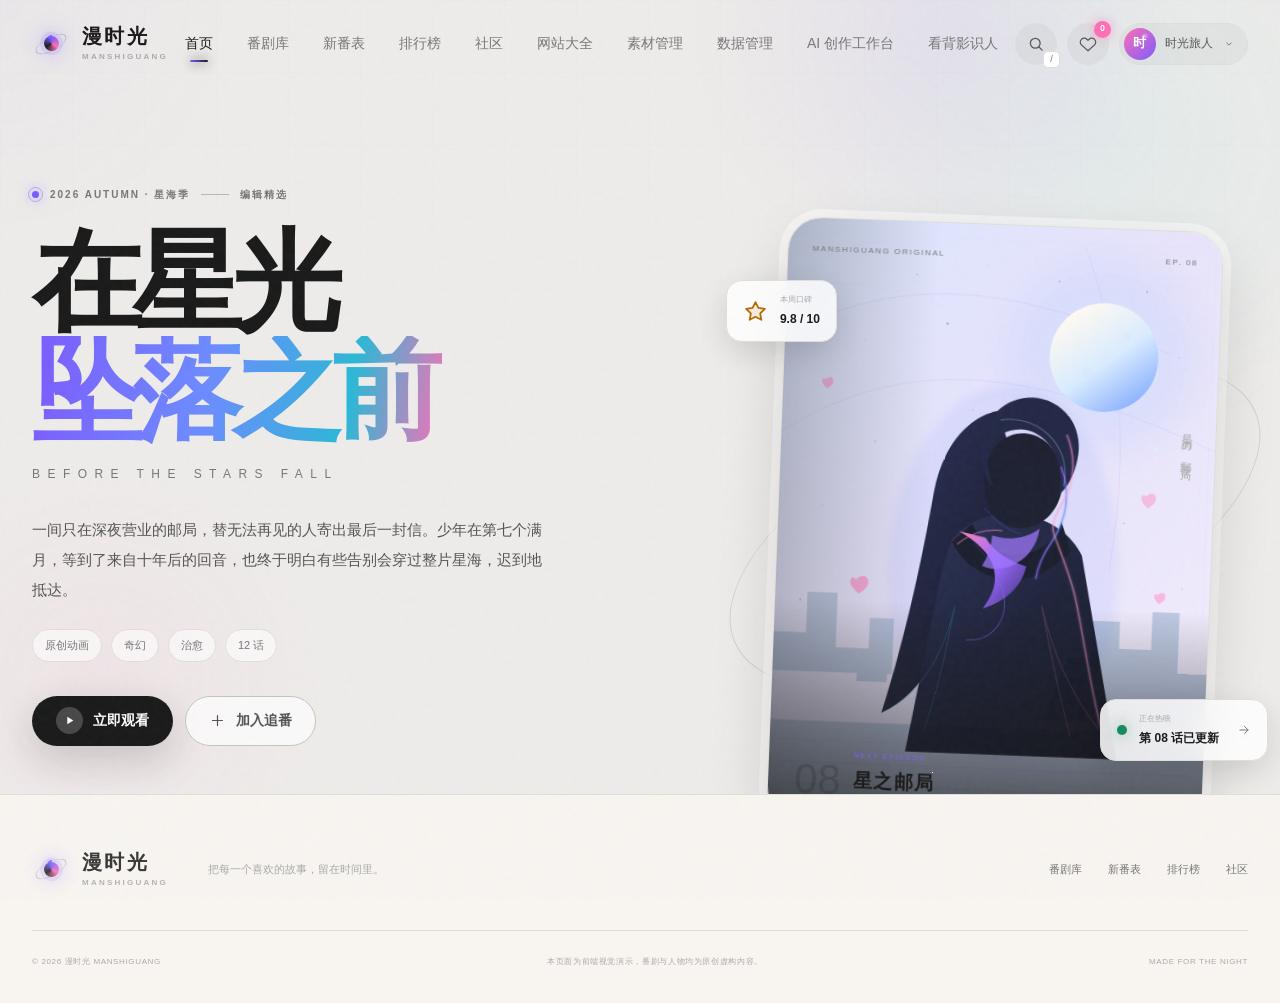
<file: index.html>
<!doctype html>
<html lang="zh-CN">
  <head>
    <meta charset="UTF-8" />
    <meta name="viewport" content="width=device-width, initial-scale=1.0" />
    <meta
      name="description"
      content="漫时光，一间收藏动漫、故事与深夜情绪的光影放映室。"
    />
    <meta name="theme-color" content="#eeecea" />
    <title>漫时光 · 在星光坠落之前</title>
    <link rel="icon" href="assets/favicon.ico?v=20261114-7" sizes="any" />
    <link rel="icon" type="image/png" sizes="32x32" href="assets/favicon-32x32.png?v=20261114-7" />
    <link rel="icon" type="image/png" sizes="16x16" href="assets/favicon-16x16.png?v=20261114-7" />
    <link rel="apple-touch-icon" sizes="180x180" href="assets/apple-touch-icon.png?v=20261114-7" />
    <link rel="manifest" href="assets/site.webmanifest?v=20261114-7" />
    <link rel="stylesheet" href="assets/styles.css?v=20261126-1" />
    <script src="assets/app.js?v=20261126-1" defer></script>
  </head>
  <body>
    <a class="skip-link" href="#main">跳到主要内容</a>
    <div class="site-noise" aria-hidden="true"></div>
    <div class="starfield" id="starfield" aria-hidden="true"></div>
    <div class="cursor-glow" id="cursorGlow" aria-hidden="true"></div>

    <svg class="icon-sprite" aria-hidden="true">
      <symbol id="icon-search" viewBox="0 0 24 24">
        <circle cx="11" cy="11" r="6.5"></circle>
        <path d="m16 16 4.2 4.2"></path>
      </symbol>
      <symbol id="icon-heart" viewBox="0 0 24 24">
        <path d="M20.7 5.8a5.2 5.2 0 0 0-7.4 0L12 7.1l-1.3-1.3a5.2 5.2 0 0 0-7.4 7.4L12 21l8.7-7.8a5.2 5.2 0 0 0 0-7.4Z"></path>
      </symbol>
      <symbol id="icon-play" viewBox="0 0 24 24">
        <path d="m8 5 11 7-11 7V5Z"></path>
      </symbol>
      <symbol id="icon-arrow" viewBox="0 0 24 24">
        <path d="M5 12h14M13 6l6 6-6 6"></path>
      </symbol>
      <symbol id="icon-plus" viewBox="0 0 24 24">
        <path d="M12 5v14M5 12h14"></path>
      </symbol>
      <symbol id="icon-close" viewBox="0 0 24 24">
        <path d="m6 6 12 12M18 6 6 18"></path>
      </symbol>
      <symbol id="icon-menu" viewBox="0 0 24 24">
        <path d="M4 7h16M4 12h16M4 17h16"></path>
      </symbol>
      <symbol id="icon-star" viewBox="0 0 24 24">
        <path d="m12 3 2.8 5.6 6.2.9-4.5 4.4 1.1 6.1-5.6-2.9-5.6 2.9 1.1-6.1L3 9.5l6.2-.9L12 3Z"></path>
      </symbol>
      <symbol id="icon-clock" viewBox="0 0 24 24">
        <circle cx="12" cy="12" r="8.5"></circle>
        <path d="M12 7.5V12l3 2"></path>
      </symbol>
      <symbol id="icon-chevron" viewBox="0 0 24 24">
        <path d="m8 10 4 4 4-4"></path>
      </symbol>
    </svg>

    <header class="site-header" id="siteHeader">
      <a class="brand" href="#top" aria-label="漫时光首页">
        <span class="brand-mark" aria-hidden="true">
          <span class="brand-orbit"></span>
          <span class="brand-core"></span>
        </span>
        <span class="brand-copy">
          <strong>漫时光</strong>
          <small>MANSHIGUANG</small>
        </span>
      </a>

      <nav class="desktop-nav" aria-label="主导航">
        <a class="is-active" href="#top">首页</a>
        <a href="#library">番剧库</a>
        <a href="#schedule">新番表</a>
        <a href="#ranking">排行榜</a>
        <a href="#community">社区</a>
        <a href="#websites">网站大全</a>
        <a href="#media">素材管理</a>
        <a href="#data">数据管理</a>
        <a href="studio/index.html?v=20261117-1" target="_blank" rel="noopener">AI 创作工作台</a>
        <a href="game/index.html?v=20261117-1" target="_blank" rel="noopener">看背影识人</a>
      </nav>

      <div class="header-actions">
        <button class="icon-button search-trigger" type="button" aria-label="打开搜索">
          <svg class="icon"><use href="#icon-search"></use></svg>
          <span class="shortcut">/</span>
        </button>
        <button class="icon-button favorites-trigger" type="button" aria-label="查看我的追番">
          <svg class="icon"><use href="#icon-heart"></use></svg>
          <span class="favorite-count" id="favoriteCount">0</span>
        </button>
        <button class="profile-button" type="button" aria-label="个人中心">
          <span class="profile-avatar">时</span>
          <span class="profile-name">时光旅人</span>
          <svg class="icon chevron"><use href="#icon-chevron"></use></svg>
        </button>
        <button class="icon-button mobile-menu-trigger" type="button" aria-label="打开菜单" aria-expanded="false">
          <svg class="icon"><use href="#icon-menu"></use></svg>
        </button>
      </div>

      <div class="mobile-menu" id="mobileMenu">
        <a href="#top">首页</a>
        <a href="#library">番剧库</a>
        <a href="#schedule">新番表</a>
        <a href="#ranking">排行榜</a>
        <a href="#community">社区</a>
        <a href="#websites">网站大全</a>
        <a href="#media">素材管理</a>
        <a href="#data">数据管理</a>
        <a href="studio/index.html?v=20261117-1" target="_blank" rel="noopener">AI 创作工作台</a>
        <a href="game/index.html?v=20261117-1" target="_blank" rel="noopener">看背影识人</a>
      </div>
    </header>

    <main id="main">
      <div class="page is-visible" id="page-top" data-page="top">
      <section class="hero" id="top" aria-labelledby="heroTitle">
        <div class="hero-aurora hero-aurora-one" aria-hidden="true"></div>
        <div class="hero-aurora hero-aurora-two" aria-hidden="true"></div>
        <div class="hero-grid" aria-hidden="true"></div>

        <div class="hero-inner page-shell">
          <div class="hero-copy">
            <div class="hero-kicker reveal">
              <span class="live-dot"></span>
              <span>2026 AUTUMN · 星海季</span>
              <span class="kicker-line"></span>
              <span>编辑精选</span>
            </div>

            <h1 class="hero-title reveal" id="heroTitle">
              <span class="title-line">在星光</span>
              <span class="title-line title-accent">坠落之前</span>
            </h1>
            <p class="hero-english reveal">BEFORE THE STARS FALL</p>

            <p class="hero-description reveal" id="heroDescription"></p>

            <div class="hero-tags reveal" id="heroTags" aria-label="番剧标签"></div>

            <div class="hero-actions reveal">
              <button class="button button-primary watch-featured" type="button">
                <span class="button-icon">
                  <svg class="icon"><use href="#icon-play"></use></svg>
                </span>
                立即观看
                <span class="button-shine" aria-hidden="true"></span>
              </button>
              <button class="button button-ghost favorite-featured" type="button" data-anime-id="starlight">
                <svg class="icon"><use href="#icon-plus"></use></svg>
                加入追番
              </button>
            </div>

            <div class="hero-meta reveal" id="heroMeta"></div>
          </div>

          <div class="hero-stage reveal" aria-label="番剧视觉海报">
            <div class="poster-orbital orbital-one" aria-hidden="true"></div>
            <div class="poster-orbital orbital-two" aria-hidden="true"></div>
            <div class="poster-frame" id="heroPoster">
              <div class="poster-image">
                <img id="heroPosterImg" src="assets/hero-art.svg" alt="星空下回望的少女原创插画" />
                <div class="poster-shade"></div>
                <div class="poster-scan" aria-hidden="true"></div>
              </div>
              <div class="poster-topline">
                <span>MANSHIGUANG ORIGINAL</span>
                <span id="heroEp"></span>
              </div>
              <div class="poster-side-copy" aria-hidden="true">星屑の郵便局</div>
              <div class="poster-caption">
                <span class="caption-index" id="heroCaptionIndex"></span>
                <span class="caption-copy">
                  <small>NEXT EPISODE</small>
                  <strong id="heroCaptionTitle"></strong>
                </span>
                <span class="caption-time" id="heroCaptionTime"></span>
              </div>
            </div>

            <div class="floating-card floating-rating">
              <svg class="icon star-icon"><use href="#icon-star"></use></svg>
              <span>
                <small>本周口碑</small>
                <strong id="heroScore"></strong>
              </span>
            </div>

            <div class="floating-card floating-progress">
              <span class="pulse-ring" aria-hidden="true"></span>
              <span>
                <small>正在热映</small>
                <strong id="heroStatus"></strong>
              </span>
              <svg class="icon"><use href="#icon-arrow"></use></svg>
            </div>

            <div class="poster-code" aria-hidden="true">
              <span>35°41'N</span>
              <span>139°41'E</span>
            </div>
          </div>
        </div>

        <div class="hero-footer page-shell">
          <a class="scroll-cue" href="#continue">
            <span class="scroll-line"></span>
            <span>向下探索</span>
          </a>
          <div class="hero-socials" aria-label="社交链接">
            <span>FOLLOW THE LIGHT</span>
            <a href="#community" aria-label="社区">BILIBILI</a>
            <a href="#community" aria-label="讨论">DISCORD</a>
            <a href="#community" aria-label="微博">WEIBO</a>
          </div>
        </div>
      </section>

      <section class="continue-section page-shell" id="continue" aria-labelledby="continueTitle">
        <div class="section-heading compact">
          <div>
            <p class="section-kicker">PICK UP WHERE YOU LEFT OFF</p>
            <h2 id="continueTitle">继续你的故事</h2>
          </div>
          <button class="text-button" type="button">
            查看观看记录
            <svg class="icon"><use href="#icon-arrow"></use></svg>
          </button>
        </div>

        <div class="continue-grid" id="continueGrid"></div>
      </section>

      <section class="join-section">
        <div class="page-shell">
          <div class="join-panel">
            <div class="join-glow" aria-hidden="true"></div>
            <div class="join-copy">
              <p class="section-kicker">YOUR STORY STARTS HERE</p>
              <h2>今晚，留下一点<br /><span>属于你的光。</span></h2>
              <p>收藏番剧、记录心情、认识同样热爱故事的人。</p>
            </div>
            <div class="join-actions">
              <button class="button button-primary" type="button">
                创建时光账户
                <svg class="icon"><use href="#icon-arrow"></use></svg>
              </button>
              <button class="button button-ghost" type="button">先逛逛</button>
            </div>
            <div class="join-rings" aria-hidden="true">
              <span></span><span></span><span></span>
            </div>
          </div>
        </div>
      </section>
      </div>

      <div class="page" data-page="library">
      <section class="library-section section-space" id="library" aria-labelledby="libraryTitle">
        <div class="page-shell">
          <div class="section-heading">
            <div>
              <p class="section-kicker">CURATED FOR THE NIGHT</p>
              <h2 id="libraryTitle">今晚，看点不一样的</h2>
              <p class="section-description">
                从星海尽头到旧城雨巷，挑一部故事，让今晚慢一点。
              </p>
            </div>
            <a class="button button-outline" href="#search">
              浏览全部
              <svg class="icon"><use href="#icon-arrow"></use></svg>
            </a>
          </div>

          <div class="library-toolbar">
            <div class="library-search">
              <svg class="icon"><use href="#icon-search"></use></svg>
              <input id="librarySearchInput" type="search" placeholder="在番剧库内搜索标题、类型…" autocomplete="off" aria-label="在番剧库内搜索" />
            </div>
            <label class="library-sort">
              <span>排序</span>
              <select id="librarySort" aria-label="番剧库排序">
                <option value="default">默认（热度榜）</option>
                <option value="score">评分最高</option>
                <option value="new">最新出品</option>
                <option value="hot">上升最快</option>
              </select>
            </label>
          </div>

          <div class="filter-bar library-genres" role="group" aria-label="番剧类型筛选（可多选）" id="libraryGenres"></div>

          <div class="filter-bar library-status" role="group" aria-label="播放状态筛选">
            <button class="filter-chip is-active" type="button" data-status="全部">全部状态</button>
            <button class="filter-chip" type="button" data-status="airing">在播</button>
            <button class="filter-chip" type="button" data-status="finished">完结</button>
          </div>

          <p class="library-count" id="libraryCount" aria-live="polite"></p>

          <div class="anime-grid" id="animeGrid" aria-live="polite"></div>
        </div>
      </section>
      </div>

      <div class="page" data-page="ranking">
      <section class="ranking-section section-space" id="ranking" aria-labelledby="rankingTitle">
        <div class="ranking-aurora" aria-hidden="true"></div>
        <div class="page-shell ranking-layout">
          <div class="ranking-main">
            <div class="section-heading">
              <div>
                <p class="section-kicker">TRENDING TONIGHT</p>
                <h2 id="rankingTitle">正在被追的光</h2>
              </div>
              <div class="ranking-tabs" role="group" aria-label="排行榜周期">
                <button class="is-active" type="button">本周</button>
                <button type="button">本月</button>
                <button type="button">新作</button>
              </div>
            </div>
            <div class="ranking-list" id="rankingList"></div>
          </div>

          <aside class="editor-pick">
            <div class="editor-visual theme-aurora">
              <span class="editor-ghost">光</span>
              <span class="editor-orbit editor-orbit-one"></span>
              <span class="editor-orbit editor-orbit-two"></span>
              <div class="editor-label">EDITOR'S NOTE / 07</div>
              <div class="editor-title">
                <small>本周私藏</small>
                <strong>把宇宙写成<br />一封慢信</strong>
              </div>
            </div>
            <div class="editor-content">
              <div class="editor-meta">
                <span>星海回响</span>
                <span>9.8</span>
              </div>
              <h3>“所有告别，都是星光迟到的抵达。”</h3>
              <p>
                它没有急着解释宇宙，只是让两个孤单的人在同一片夜空下，慢慢学会告别。
              </p>
              <button class="text-button open-anime" type="button" data-anime-id="starlight">
                阅读制作手记
                <svg class="icon"><use href="#icon-arrow"></use></svg>
              </button>
            </div>
          </aside>
        </div>
      </section>
      </div>

      <div class="page" data-page="schedule">
      <section class="schedule-section section-space" id="schedule" aria-labelledby="scheduleTitle">
        <div class="page-shell">
          <div class="section-heading">
            <div>
              <p class="section-kicker">WEEKLY SIGNAL</p>
              <h2 id="scheduleTitle">本季新番时刻表</h2>
              <p class="section-description">把想看的故事，放进这一周的时间里。</p>
            </div>
            <div class="schedule-clock">
              <span class="clock-time" id="scheduleClock">--:--:--</span>
              <span class="clock-next" id="scheduleNext"></span>
            </div>
          </div>

          <div class="week-tabs" id="weekTabs" role="tablist" aria-label="按星期查看新番">
            <button type="button" role="tab" data-day="周一">周一 <small></small></button>
            <button type="button" role="tab" data-day="周二">周二 <small></small></button>
            <button type="button" role="tab" data-day="周三">周三 <small></small></button>
            <button type="button" role="tab" data-day="周四">周四 <small></small></button>
            <button type="button" role="tab" data-day="周五">周五 <small></small></button>
            <button type="button" role="tab" data-day="周六">周六 <small></small></button>
            <button type="button" role="tab" data-day="周日">周日 <small></small></button>
            <button type="button" role="tab" data-day="全部">全部 <small>整周</small></button>
          </div>

          <p class="library-count" id="scheduleCount" aria-live="polite"></p>

          <div class="schedule-board" id="scheduleBoard"></div>
        </div>
      </section>
      </div>

      <div class="page" data-page="community">
      <section class="community-section section-space" id="community" aria-labelledby="communityTitle">
        <div class="page-shell">
          <div class="section-heading">
            <div>
              <p class="section-kicker">AFTER THE CREDITS</p>
              <h2 id="communityTitle">散场以后，故事还在继续</h2>
              <p class="section-description">和 <span id="communityMembers"></span> 位时光旅人，一起交换今晚的心情。</p>
            </div>
            <a class="button button-outline" href="#community">
              进入社区
              <svg class="icon"><use href="#icon-arrow"></use></svg>
            </a>
          </div>

          <div class="community-layout">
            <aside class="checkin-panel" id="checkinPanel">
              <div class="checkin-head">
                <span class="checkin-flame" aria-hidden="true">✦</span>
                <div>
                  <small>连续签到</small>
                  <strong><span id="checkinStreak">0</span> 天</strong>
                </div>
              </div>
              <div class="checkin-dots" id="checkinDots" aria-label="本周签到进度"></div>
              <p class="checkin-tip" id="checkinTip">每天回来，把光连成一串。</p>
              <button class="button button-primary checkin-button" type="button" id="checkinButton">今日签到</button>
            </aside>

            <div class="community-grid" id="communityGrid"></div>
          </div>
        </div>
      </section>
      </div>

      <div class="page" data-page="websites">
      <section class="websites-section section-space" id="websites" aria-labelledby="websitesTitle">
        <div class="page-shell">
          <div class="section-heading">
            <div>
              <p class="section-kicker">WEB DIRECTORY</p>
              <h2 id="websitesTitle">网站大全</h2>
              <p class="section-description">
                按行业分类，收录常用网站地址与一句话简介，方便快速找到要去的地方。
              </p>
            </div>
            <span class="websites-count" id="websitesCount"></span>
          </div>

          <div class="filter-bar websites-filter" role="group" aria-label="网站分类筛选" id="websitesFilter"></div>

          <div class="websites-grid" id="websitesGrid" aria-live="polite"></div>
        </div>
      </section>
      </div>

      <div class="page" data-page="media">
      <section class="media-section section-space" id="media" aria-labelledby="mediaTitle">
        <div class="page-shell">
          <div class="section-heading">
            <div>
              <p class="section-kicker">CANVAS OUTPUTS</p>
              <h2 id="mediaTitle">素材管理</h2>
              <p class="section-description">
                画布生成的与手动上传的图片、视频、音频统一在这里浏览、预览与整理；删除的文件移入回收目录，不直接销毁。
              </p>
            </div>
            <div class="media-head-actions">
              <button class="button button-outline" type="button" id="mediaRefresh">
                重新扫描
                <svg class="icon"><use href="#icon-arrow"></use></svg>
              </button>
              <label class="button button-primary media-upload-button">
                上传素材
                <input type="file" id="mediaUploadInput" accept="image/*,video/*,audio/*,.json,.txt,.md" multiple hidden />
              </label>
            </div>
          </div>

          <div class="media-upload-bar" id="mediaUploadBar" hidden>
            <span id="mediaUploadText">上传中…</span>
            <span class="media-upload-track"><span class="media-upload-fill" id="mediaUploadFill"></span></span>
          </div>

          <div class="filter-bar media-filter" role="group" aria-label="素材类型筛选" id="mediaFilter"></div>

          <div class="media-grid" id="mediaGrid" aria-live="polite"></div>
        </div>
      </section>
      </div>

      <div class="page" data-page="data">
      <section class="data-section section-space" id="data" aria-labelledby="dataTitle">
        <div class="page-shell">
          <div class="section-heading">
            <div>
              <p class="section-kicker">SITE CONTENT</p>
              <h2 id="dataTitle">数据管理</h2>
              <p class="section-description">
                番剧、排播、网站大全、社区话题都存成本地 JSON 文件。在这里直接编辑或上传替换，保存后全站立即生效。
              </p>
            </div>
            <span class="data-status" id="dataStatus"></span>
          </div>

          <div class="data-tabs" role="tablist" aria-label="选择要编辑的数据集" id="dataTabs"></div>

          <div class="data-editor">
            <div class="data-editor-head">
              <p class="data-editor-hint" id="dataEditorHint"></p>
              <div class="data-editor-actions">
                <label class="button button-outline data-upload">
                  上传 JSON
                  <input type="file" id="dataUploadInput" accept=".json,application/json" hidden />
                </label>
                <button class="text-button" type="button" id="dataFormat">格式化</button>
                <button class="text-button" type="button" id="dataReload">放弃修改并重载</button>
                <button class="button button-primary" type="button" id="dataSave">保存并生效</button>
              </div>
            </div>
            <textarea id="dataEditor" class="data-editor-area" spellcheck="false" aria-label="数据 JSON 编辑器"></textarea>
            <p class="data-editor-error" id="dataError" role="alert"></p>
          </div>

          <div class="poster-panel">
            <div class="poster-panel-head">
              <h3>番剧封面海报</h3>
              <p>给每部番上传真实海报图（jpg/png/webp）；保存后番剧库、新番表、排行榜、搜索与首页推荐立即换图。不传则保持默认的汉字封面。</p>
            </div>
            <div class="poster-list" id="posterList"></div>
          </div>
        </div>
      </section>
      </div>
    </main>

    <footer class="site-footer" id="siteFooter">
      <div class="page-shell">
        <div class="footer-main">
          <a class="brand footer-brand" href="#top" aria-label="漫时光首页">
            <span class="brand-mark" aria-hidden="true">
              <span class="brand-orbit"></span>
              <span class="brand-core"></span>
            </span>
            <span class="brand-copy">
              <strong>漫时光</strong>
              <small>MANSHIGUANG</small>
            </span>
          </a>
          <p>把每一个喜欢的故事，留在时间里。</p>
          <div class="footer-links">
            <a href="#library">番剧库</a>
            <a href="#schedule">新番表</a>
            <a href="#ranking">排行榜</a>
            <a href="#community">社区</a>
          </div>
        </div>
        <div class="footer-bottom">
          <span>© 2026 漫时光 MANSHIGUANG</span>
          <span>本页面为前端视觉演示，番剧与人物均为原创虚构内容。</span>
          <span>MADE FOR THE NIGHT</span>
        </div>
      </div>
    </footer>

    <div class="search-panel" id="searchPanel" aria-hidden="true">
      <div class="search-backdrop" data-close-search></div>
      <div class="search-dialog" role="dialog" aria-modal="true" aria-labelledby="searchTitle">
        <div class="search-head">
          <div>
            <p class="section-kicker">FIND YOUR STORY</p>
            <h2 id="searchTitle">想找哪部故事？</h2>
          </div>
          <button class="icon-button" type="button" aria-label="关闭搜索" data-close-search>
            <svg class="icon"><use href="#icon-close"></use></svg>
          </button>
        </div>
        <label class="search-field" for="searchInput">
          <svg class="icon"><use href="#icon-search"></use></svg>
          <input
            id="searchInput"
            type="search"
            autocomplete="off"
            placeholder="输入番剧名、类型或关键词…"
          />
          <kbd>ESC</kbd>
        </label>
        <div class="search-suggestions">
          <span>热搜</span>
          <button type="button" data-search-term="星海回响">星海回响</button>
          <button type="button" data-search-term="治愈">治愈</button>
          <button type="button" data-search-term="零点列车">零点列车</button>
          <button type="button" data-search-term="科幻">科幻</button>
        </div>
        <div class="search-results" id="searchResults"></div>
      </div>
    </div>

    <div class="detail-panel" id="detailPanel" aria-hidden="true">
      <div class="detail-backdrop" data-close-detail></div>
      <div class="detail-dialog" role="dialog" aria-modal="true" aria-labelledby="detailTitle">
        <button class="detail-close icon-button" type="button" aria-label="关闭详情" data-close-detail>
          <svg class="icon"><use href="#icon-close"></use></svg>
        </button>
        <div id="detailContent"></div>
      </div>
    </div>

    <div class="media-lightbox" id="mediaLightbox" aria-hidden="true">
      <div class="media-lightbox-backdrop" data-close-media></div>
      <div class="media-lightbox-dialog" role="dialog" aria-modal="true" aria-labelledby="mediaLightboxTitle">
        <button class="icon-button media-lightbox-close" type="button" aria-label="关闭预览" data-close-media>
          <svg class="icon"><use href="#icon-close"></use></svg>
        </button>
        <div class="media-lightbox-stage" id="mediaLightboxStage"></div>
        <div class="media-lightbox-foot">
          <div>
            <h3 id="mediaLightboxTitle"></h3>
            <p class="media-lightbox-meta" id="mediaLightboxMeta"></p>
          </div>
          <div class="media-lightbox-actions">
            <button class="text-button" type="button" id="mediaOpenFolder">
              打开所在目录
              <svg class="icon"><use href="#icon-arrow"></use></svg>
            </button>
            <button class="text-button media-danger" type="button" id="mediaTrash">移入回收</button>
          </div>
        </div>
      </div>
    </div>

    <div class="toast" id="toast" role="status" aria-live="polite">
      <span class="toast-dot"></span>
      <span id="toastText"></span>
    </div>
  </body>
</html>
</file>
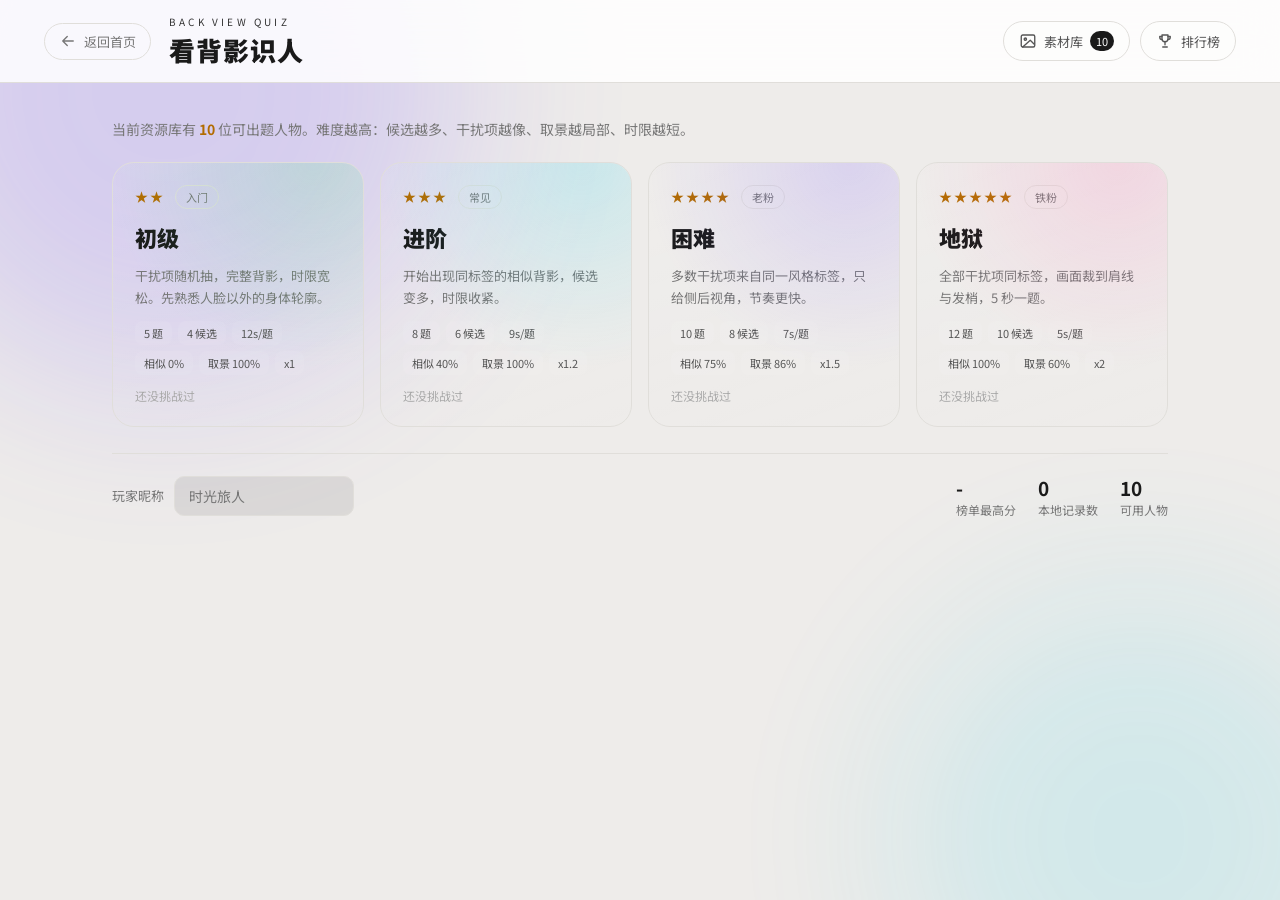
<file: game/index.html>
<!doctype html>
<html lang="zh-CN">
  <head>
    <meta charset="UTF-8" />
    <meta name="viewport" content="width=device-width, initial-scale=1.0" />
    <meta name="description" content="漫时光小游戏：看背影识人。按难度抽卡、限时辨认、计分排行。" />
    <meta name="theme-color" content="#eeecea" />
    <title>看背影识人 · 漫时光</title>
    <link rel="icon" href="../assets/favicon.ico?v=20261117-1" sizes="any" />
    <link rel="icon" type="image/png" sizes="32x32" href="../assets/favicon-32x32.png?v=20261117-1" />
    <link rel="preconnect" href="https://fonts.googleapis.com" />
    <link rel="preconnect" href="https://fonts.gstatic.com" crossorigin />
    <link
      href="https://fonts.googleapis.com/css2?family=Noto+Sans+SC:wght@400;500;700;900&family=Outfit:wght@400;600;700;900&family=Zen+Maru+Gothic:wght@500;700;900&display=swap"
      rel="stylesheet"
    />
    <link rel="stylesheet" href="assets/game.css?v=20261117-1" />
    <script src="assets/game.js?v=20261117-1" defer></script>
  </head>
  <body>
    <div class="aurora aurora-one" aria-hidden="true"></div>
    <div class="aurora aurora-two" aria-hidden="true"></div>

    <svg class="icon-sprite" aria-hidden="true">
      <symbol id="icon-back" viewBox="0 0 24 24"><path d="M19 12H5M11 18l-6-6 6-6" /></symbol>
      <symbol id="icon-image" viewBox="0 0 24 24"><rect x="3" y="4" width="18" height="16" rx="2" /><circle cx="8.5" cy="9.5" r="1.5" /><path d="m20 16-5-5L5 20" /></symbol>
      <symbol id="icon-trophy" viewBox="0 0 24 24"><path d="M8 4h8v5a4 4 0 0 1-8 0Z" /><path d="M8 6H5v1a3 3 0 0 0 3 3M16 6h3v1a3 3 0 0 1-3 3" /><path d="M12 13v4M9 20h6" /></symbol>
      <symbol id="icon-close" viewBox="0 0 24 24"><path d="M6 6l12 12M18 6 6 18" /></symbol>
      <symbol id="icon-refresh" viewBox="0 0 24 24"><path d="M21 12a9 9 0 1 1-3-6.7M21 4v5h-5" /></symbol>
      <symbol id="icon-folder" viewBox="0 0 24 24"><path d="M3 7a2 2 0 0 1 2-2h4l2 2h8a2 2 0 0 1 2 2v8a2 2 0 0 1-2 2H5a2 2 0 0 1-2-2Z" /></symbol>
    </svg>

    <div class="game-shell">
      <header class="game-bar">
        <a class="bar-back" id="backHome" href="../index.html">
          <svg class="icon"><use href="#icon-back"></use></svg>
          <span>返回首页</span>
        </a>
        <div class="bar-title">
          <p class="bar-kicker">BACK VIEW QUIZ</p>
          <h1>看背影识人</h1>
        </div>
        <div class="bar-actions">
          <button class="ghost-btn" type="button" id="openSourceBtn">
            <svg class="icon"><use href="#icon-image"></use></svg>
            <span>素材库</span>
            <span class="badge" id="rosterBadge">0</span>
          </button>
          <button class="ghost-btn" type="button" id="openBoardBtn">
            <svg class="icon"><use href="#icon-trophy"></use></svg>
            <span>排行榜</span>
          </button>
        </div>
      </header>

      <main class="game-main">
        <section class="screen is-active" data-screen="select">
          <p class="intro-note" id="introNote"></p>
          <div class="level-grid" id="levelGrid"></div>
          <div class="select-foot">
            <div class="player-field">
              <label for="playerName">玩家昵称</label>
              <input id="playerName" type="text" maxlength="12" placeholder="时光旅人" autocomplete="off" />
            </div>
            <div class="mini-stats" id="miniStats"></div>
          </div>
        </section>

        <section class="screen" data-screen="play">
          <div class="play-hud">
            <div class="hud-left">
              <span class="hud-level" id="hudLevel"></span>
              <div class="pips" id="pips"></div>
            </div>
            <div class="hud-right">
              <span class="hud-combo" id="hudCombo"></span>
              <span class="hud-score" id="hudScore">0</span>
              <div class="timer"><div class="timer-fill" id="timerFill"></div></div>
            </div>
          </div>
          <div class="stage">
            <div class="stage-frame">
              <img id="questionImage" alt="背影素材" />
              <div class="stage-empty" id="stageEmpty">
                <svg class="icon"><use href="#icon-image"></use></svg>
                <p>该人物还没有背影素材</p>
                <small>放进 <code>game/assets/backview/&lt;人物ID&gt;/</code> 后重新载入</small>
              </div>
            </div>
            <p class="stage-hint" id="stageHint"></p>
          </div>
          <div class="options" id="options"></div>
          <p class="feedback" id="feedback"></p>
        </section>

        <section class="screen" data-screen="result">
          <div class="result-card">
            <p class="result-kicker">ROUND CLEAR</p>
            <div class="result-score" id="resultScore">0</div>
            <p class="result-rank" id="resultRank"></p>
            <div class="result-grid">
              <div><strong id="statAccuracy">0%</strong><span>正确率</span></div>
              <div><strong id="statCorrect">0/0</strong><span>答对</span></div>
              <div><strong id="statCombo">0</strong><span>最高连击</span></div>
              <div><strong id="statTime">0.0s</strong><span>平均用时</span></div>
            </div>
            <div class="result-actions">
              <button class="primary-btn" type="button" id="againBtn">再来一局</button>
              <button class="ghost-btn" type="button" id="shareBtn">生成战绩图</button>
              <button class="ghost-btn" type="button" id="pickBtn">换个难度</button>
            </div>
            <canvas id="shareCanvas" width="720" height="960" hidden></canvas>
          </div>
          <div class="wrong-list">
            <p class="wrong-title">本局认错的人</p>
            <div class="wrong-body" id="wrongBody"></div>
          </div>
        </section>
      </main>
    </div>

    <div class="sheet-mask" id="sourceSheet" hidden>
      <div class="sheet" role="dialog" aria-modal="true" aria-labelledby="sourceSheetTitle">
        <div class="sheet-head">
          <div>
            <p class="bar-kicker">ROSTER</p>
            <h2 id="sourceSheetTitle">素材库</h2>
          </div>
          <button class="icon-btn" type="button" id="closeSourceBtn" aria-label="关闭"><svg class="icon"><use href="#icon-close"></use></svg></button>
        </div>
        <div class="sheet-body">
          <div class="sheet-stats" id="sheetStats"></div>
          <p class="sheet-tip">
            素材按<strong>人</strong>组织：<code>game/assets/backview/&lt;人物ID&gt;/</code> 里丢该人物的背影图，文件名任意。
            一个人多张图会随机抽，不会反复考同一张。名字与标签写在 <code>game/data/roster.json</code>。
          </p>
          <div class="sheet-actions">
            <button class="ghost-btn" type="button" id="reloadAssetsBtn">
              <svg class="icon"><use href="#icon-refresh"></use></svg><span>重新载入素材</span>
            </button>
            <button class="ghost-btn" type="button" id="pickDirBtn">
              <svg class="icon"><use href="#icon-folder"></use></svg><span>授权外部素材目录</span>
            </button>
            <button class="ghost-btn is-danger" type="button" id="clearDirBtn">清除目录授权</button>
          </div>
          <p class="sheet-note" id="dirNote"></p>
          <div class="people-list" id="peopleList"></div>
        </div>
      </div>
    </div>

    <div class="sheet-mask" id="boardSheet" hidden>
      <div class="sheet" role="dialog" aria-modal="true" aria-labelledby="boardSheetTitle">
        <div class="sheet-head">
          <div>
            <p class="bar-kicker">LEADERBOARD</p>
            <h2 id="boardSheetTitle">排行榜</h2>
          </div>
          <button class="icon-btn" type="button" id="closeBoardBtn" aria-label="关闭"><svg class="icon"><use href="#icon-close"></use></svg></button>
        </div>
        <div class="sheet-body">
          <div class="board-tabs" id="boardTabs"></div>
          <ol class="board-list" id="boardList"></ol>
          <div class="sheet-actions">
            <button class="ghost-btn is-danger" type="button" id="clearBoardBtn">清空榜单</button>
          </div>
        </div>
      </div>
    </div>

    <div class="toast" id="toast" role="status" aria-live="polite"></div>
  </body>
</html>
</file>
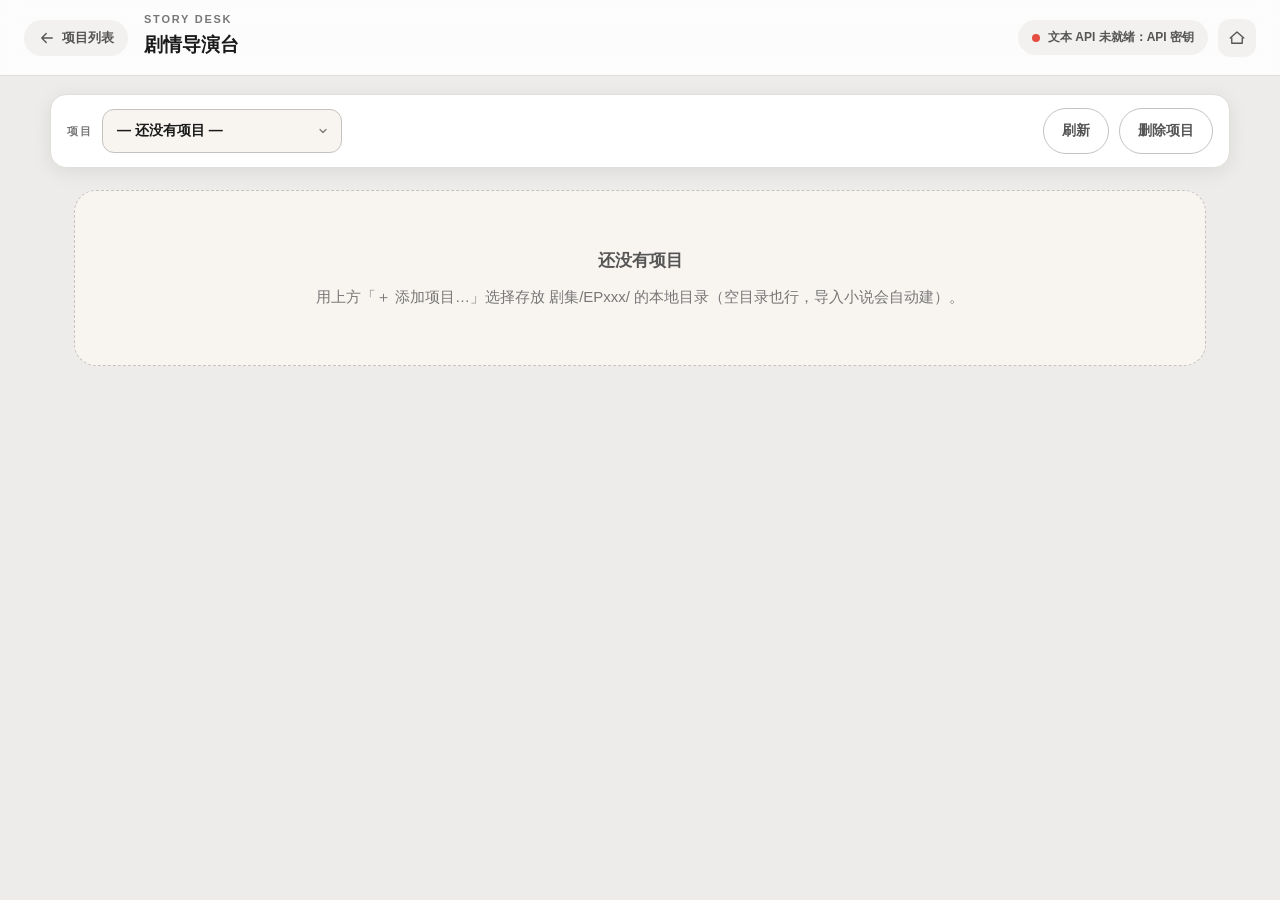
<file: story/index.html>
<!doctype html>
<html lang="zh-CN">
  <head>
    <meta charset="UTF-8" />
    <meta name="viewport" content="width=device-width, initial-scale=1.0" />
    <meta name="color-scheme" content="dark" />
    <meta name="description" content="漫时光剧情导演台：按项目管理剧集，集中查看与修订剧本、视觉设定与分镜脚本。" />
    <meta http-equiv="cache-control" content="no-cache, no-store, must-revalidate" />
    <title>剧情导演台 · 漫时光</title>
    <link rel="icon" href="../assets/favicon.ico?v=20261126-2" sizes="any" />
    <link rel="stylesheet" href="assets/story.css?v=20261126-2" />
    <script>
      (() => {
        const currentVersion = "20261126-2";
        const url = new URL(window.location.href);
        if (url.searchParams.get("v") === currentVersion) return;
        url.searchParams.set("v", currentVersion);
        window.location.replace(url.href);
      })();
    </script>
  </head>
  <body>
    <div class="story" id="story">
      <header class="story-top">
        <a class="top-back" id="backBtn" href="../studio/index.html?v=20261126-2#story" hidden>
          <svg class="icon" aria-hidden="true"><use href="#s-icon-back"></use></svg>
          <span id="backLabel">项目列表</span>
        </a>
        <div class="top-copy">
          <p class="top-kicker">STORY DESK</p>
          <h1 id="topTitle">剧情导演台</h1>
        </div>
        <div class="top-tools">
          <span class="api-chip" id="apiChip" title="生成复用画布的文本 API 配置（设置 · API设置）">
            <span class="api-dot" aria-hidden="true"></span>
            <span id="apiLabel">文本 API 检查中…</span>
          </span>
          <a class="top-btn" href="../index.html?v=20261126-2" title="返回首页">
            <svg class="icon" aria-hidden="true"><use href="#s-icon-home"></use></svg>
          </a>
        </div>
      </header>

      <main class="story-body" id="storyBody" aria-live="polite"></main>

      <div class="story-toast" id="storyToast" hidden></div>
    </div>

    <svg class="sprite" aria-hidden="true">
      <symbol id="s-icon-back" viewBox="0 0 24 24"><path d="M19 12H5M11 18l-6-6 6-6" /></symbol>
      <symbol id="s-icon-home" viewBox="0 0 24 24"><path d="M3 12l9-8 9 8"/><path d="M5 12v7h14v-7"/></symbol>
      <symbol id="s-icon-plus" viewBox="0 0 24 24"><path d="M12 5v14M5 12h14" /></symbol>
      <symbol id="s-icon-folder" viewBox="0 0 24 24"><path d="M3 7a2 2 0 0 1 2-2h4l2 2h8a2 2 0 0 1 2 2v8a2 2 0 0 1-2 2H5a2 2 0 0 1-2-2Z" /></symbol>
      <symbol id="s-icon-script" viewBox="0 0 24 24"><path d="M6 3h9l4 4v14H6Z" /><path d="M14 3v5h5M9 12h7M9 16h7M9 8h3" /></symbol>
      <symbol id="s-icon-refresh" viewBox="0 0 24 24"><path d="M21 12a9 9 0 1 1-3-6.7M21 4v5h-5" /></symbol>
      <symbol id="s-icon-warn" viewBox="0 0 24 24"><path d="M12 9v5M12 17h.01M10.3 3.9 1.9 18a2 2 0 0 0 1.7 3h16.8a2 2 0 0 0 1.7-3L13.7 3.9a2 2 0 0 0-3.4 0Z" /></symbol>
    </svg>

    <!-- 内置骨架：canvas/skill-templates-data.js 无 DOM、无副作用，只挂 __MS_SKILL_TEMPLATES_BUILTIN__ -->
    <script src="../canvas/skill-templates-data.js?v=20261126-5"></script>
    <script src="assets/story-fs.js?v=20261126-2"></script>
    <script src="assets/story-render.js?v=20261126-2"></script>
    <script src="assets/story-gen.js?v=20261126-2"></script>
    <script src="assets/story.js?v=20261126-2" defer></script>
  </body>
</html>
</file>
<file: assets/styles.css>
:root {
  --bg: #eeecea;
  --bg-deep: #e5e3e0;
  --bg-soft: #f8f5f1;
  --surface: #fff;
  --surface-raised: #f3f1ef;
  --surface-glass: rgba(255, 255, 255, 0.85);
  --primary: #1a1a1a;
  --primary-soft: #333;
  --secondary: #7c5cff;
  --accent: #ff6fb5;
  --gold: #b26b00;
  --text: #1a1a1a;
  --text-soft: #555;
  --muted: #777;
  --muted-deep: #aaa;
  --border: #e0deda;
  --border-strong: #c5c3c0;
  --success: #168a5b;
  --danger: #e54d42;
  --font-display: "Microsoft YaHei UI", "PingFang SC", "Segoe UI", "Noto Sans SC", sans-serif;
  --font-body: "Microsoft YaHei UI", "PingFang SC", "Segoe UI", "Noto Sans SC", sans-serif;
  --font-latin: "Segoe UI", "Noto Sans SC", sans-serif;
  --radius-sm: 10px;
  --radius-md: 16px;
  --radius-lg: 22px;
  --radius-xl: 28px;
  --shadow-lg: 0 4px 24px rgba(0, 0, 0, 0.1);
  --shadow-glow: 0 4px 20px rgba(0, 0, 0, 0.08);
  --header-height: 88px;
}

* {
  box-sizing: border-box;
}

html {
  scroll-behavior: auto;
  scrollbar-color: rgba(26, 26, 26, 0.2) var(--bg-deep);
}

body {
  margin: 0;
  min-width: 320px;
  overflow-x: hidden;
  background: var(--bg);
  color: var(--text);
  font-family: var(--font-body);
  font-size: 16px;
  line-height: 1.7;
  -webkit-font-smoothing: antialiased;
  text-rendering: optimizeLegibility;
}

body.is-locked {
  overflow: hidden;
}

::selection {
  color: #fff;
  background: rgba(26, 26, 26, 0.68);
}

::-webkit-scrollbar {
  width: 10px;
  height: 10px;
}

::-webkit-scrollbar-track {
  background: var(--bg-deep);
}

::-webkit-scrollbar-thumb {
  border: 3px solid var(--bg-deep);
  border-radius: 99px;
  background: linear-gradient(var(--primary), var(--primary-soft));
}

img,
svg {
  display: block;
}

a {
  color: inherit;
  text-decoration: none;
}

button,
input {
  color: inherit;
  font: inherit;
}

button {
  cursor: pointer;
}

button:focus-visible,
a:focus-visible,
input:focus-visible,
[tabindex]:focus-visible {
  outline: 2px solid var(--secondary);
  outline-offset: 4px;
}

.icon-sprite {
  position: absolute;
  width: 0;
  height: 0;
  overflow: hidden;
}

.icon {
  width: 1.25em;
  height: 1.25em;
  fill: none;
  stroke: currentColor;
  stroke-width: 1.7;
  stroke-linecap: round;
  stroke-linejoin: round;
}

[data-anime-id] {
  cursor: pointer;
}

.skip-link {
  position: fixed;
  z-index: 1000;
  top: 10px;
  left: 10px;
  padding: 10px 16px;
  border-radius: 10px;
  transform: translateY(-150%);
  background: var(--text);
  color: var(--bg);
  font-weight: 700;
}

.skip-link:focus {
  transform: translateY(0);
}

.page-shell {
  width: min(1280px, calc(100% - 64px));
  margin-inline: auto;
}

.site-noise {
  position: fixed;
  z-index: 90;
  inset: 0;
  pointer-events: none;
  opacity: 0.035;
  background-image: url("data:image/svg+xml,%3Csvg viewBox='0 0 180 180' xmlns='http://www.w3.org/2000/svg'%3E%3Cfilter id='n'%3E%3CfeTurbulence type='fractalNoise' baseFrequency='.8' numOctaves='4' stitchTiles='stitch'/%3E%3C/filter%3E%3Crect width='100%25' height='100%25' filter='url(%23n)' opacity='.9'/%3E%3C/svg%3E");
}

.starfield {
  position: fixed;
  z-index: 0;
  inset: 0;
  display: none;
  pointer-events: none;
  overflow: hidden;
}

.star {
  position: absolute;
  width: var(--size, 2px);
  height: var(--size, 2px);
  border-radius: 50%;
  background: #dff8ff;
  box-shadow: 0 0 8px rgba(153, 230, 255, 0.75);
  opacity: var(--opacity, 0.5);
  animation: star-twinkle var(--duration, 5s) ease-in-out infinite;
  animation-delay: var(--delay, 0s);
}

.cursor-glow {
  position: fixed;
  z-index: 1;
  top: 0;
  left: 0;
  width: 540px;
  height: 540px;
  border-radius: 50%;
  pointer-events: none;
  opacity: 0.5;
  background: radial-gradient(circle, rgba(124, 92, 255, 0.06), transparent 65%);
  transform: translate3d(-50%, -50%, 0);
  transition: opacity 0.3s ease;
}

@keyframes star-twinkle {
  0%,
  100% {
    opacity: calc(var(--opacity, 0.5) * 0.35);
    transform: scale(0.75);
  }
  50% {
    opacity: var(--opacity, 0.5);
    transform: scale(1.2);
  }
}

/* Header */
.site-header {
  position: fixed;
  z-index: 80;
  top: 0;
  left: 0;
  display: flex;
  width: 100%;
  height: var(--header-height);
  align-items: center;
  justify-content: space-between;
  padding-inline: max(32px, calc((100vw - 1280px) / 2));
  border-bottom: 1px solid transparent;
  transition:
    height 0.3s ease,
    border-color 0.3s ease,
    background-color 0.3s ease,
    backdrop-filter 0.3s ease;
}

.site-header.is-scrolled {
  height: 72px;
  border-bottom-color: var(--border);
  background: rgba(255, 255, 255, 0.85);
  backdrop-filter: blur(22px) saturate(140%);
}

.brand {
  display: inline-flex;
  align-items: center;
  gap: 12px;
  flex: 0 0 auto;
}

.brand-mark {
  position: relative;
  display: grid;
  width: 38px;
  height: 38px;
  place-items: center;
}

.brand-orbit {
  position: absolute;
  inset: 2px;
  border: 1px solid rgba(26, 26, 26, 0.2);
  border-radius: 50%;
  transform: rotate(-28deg) scaleY(0.42);
}

.brand-orbit::after {
  position: absolute;
  top: -3px;
  left: 50%;
  width: 5px;
  height: 5px;
  border-radius: 50%;
  background: var(--secondary);
  box-shadow: 0 0 12px var(--secondary);
  content: "";
}

.brand-core {
  width: 15px;
  height: 15px;
  border-radius: 50%;
  background: conic-gradient(from 120deg, var(--accent), var(--primary), var(--secondary), var(--accent));
  box-shadow:
    0 0 0 4px rgba(124, 92, 255, 0.12),
    0 0 22px rgba(124, 92, 255, 0.6);
}

.brand-copy {
  display: flex;
  flex-direction: column;
  line-height: 1;
}

.brand-copy strong {
  font-family: var(--font-display);
  font-size: 20px;
  font-weight: 900;
  letter-spacing: 0.12em;
}

.brand-copy small {
  margin-top: 7px;
  color: var(--muted-deep);
  font-family: var(--font-latin);
  font-size: 8px;
  font-weight: 600;
  letter-spacing: 0.28em;
}

.desktop-nav {
  display: flex;
  align-items: center;
  gap: 34px;
  color: var(--muted);
  font-size: 14px;
}

.desktop-nav a {
  position: relative;
  padding-block: 9px;
  transition: color 0.2s ease;
}

.desktop-nav a::after {
  position: absolute;
  bottom: 2px;
  left: 50%;
  width: 0;
  height: 2px;
  border-radius: 99px;
  background: linear-gradient(90deg, var(--secondary), var(--primary));
  box-shadow: 0 0 12px var(--primary);
  content: "";
  transform: translateX(-50%);
  transition: width 0.25s ease;
}

.desktop-nav a:hover,
.desktop-nav a.is-active {
  color: var(--text);
}

.desktop-nav a:hover::after,
.desktop-nav a.is-active::after {
  width: 18px;
}

.header-actions {
  display: flex;
  align-items: center;
  gap: 10px;
}

.icon-button {
  position: relative;
  display: inline-grid;
  width: 42px;
  height: 42px;
  padding: 0;
  place-items: center;
  border: 1px solid var(--border);
  border-radius: 50%;
  background: rgba(26, 26, 26, 0.04);
  color: var(--text-soft);
  transition:
    border-color 0.2s ease,
    color 0.2s ease,
    background-color 0.2s ease,
    transform 0.2s ease;
}

.icon-button:hover {
  border-color: rgba(124, 92, 255, 0.55);
  background: rgba(124, 92, 255, 0.08);
  color: var(--text);
  transform: translateY(-1px);
}

.icon-button .icon {
  width: 18px;
  height: 18px;
}

.shortcut {
  position: absolute;
  right: -4px;
  bottom: -4px;
  display: grid;
  width: 17px;
  height: 17px;
  place-items: center;
  border: 1px solid var(--border);
  border-radius: 5px;
  background: var(--surface);
  color: var(--muted);
  font-family: var(--font-latin);
  font-size: 9px;
}

.favorite-count {
  position: absolute;
  top: -3px;
  right: -3px;
  display: grid;
  min-width: 17px;
  height: 17px;
  padding-inline: 4px;
  place-items: center;
  border-radius: 99px;
  background: var(--accent);
  color: #fff;
  font-family: var(--font-latin);
  font-size: 9px;
  font-weight: 700;
  box-shadow: 0 0 12px rgba(255, 111, 181, 0.55);
}

.profile-button {
  display: flex;
  height: 42px;
  align-items: center;
  gap: 9px;
  padding: 4px 11px 4px 4px;
  border: 1px solid var(--border);
  border-radius: 99px;
  background: rgba(26, 26, 26, 0.03);
  color: var(--text-soft);
  transition:
    background-color 0.2s ease,
    border-color 0.2s ease;
}

.profile-button:hover {
  border-color: var(--border-strong);
  background: rgba(26, 26, 26, 0.05);
}

.profile-avatar {
  display: grid;
  width: 32px;
  height: 32px;
  place-items: center;
  border-radius: 50%;
  background:
    radial-gradient(circle at 65% 26%, rgba(255, 255, 255, 0.5), transparent 12%),
    linear-gradient(135deg, var(--accent), var(--secondary));
  color: #fff;
  font-family: var(--font-display);
  font-size: 13px;
  font-weight: 900;
}

.profile-name {
  font-size: 12px;
}

.profile-button .chevron {
  width: 14px;
  height: 14px;
  color: var(--muted);
}

.mobile-menu-trigger {
  display: none;
}

.mobile-menu {
  position: absolute;
  top: 72px;
  right: 22px;
  display: none;
  width: min(300px, calc(100vw - 44px));
  padding: 12px;
  border: 1px solid var(--border);
  border-radius: 20px;
  background: rgba(255, 255, 255, 0.96);
  box-shadow: var(--shadow-lg);
  backdrop-filter: blur(18px);
}

.mobile-menu a {
  padding: 13px 16px;
  border-radius: 12px;
  color: var(--text-soft);
}

.mobile-menu a:hover {
  background: rgba(124, 92, 255, 0.08);
}

.mobile-menu.is-open {
  display: grid;
  animation: menu-in 0.25s ease both;
}

@keyframes menu-in {
  from {
    opacity: 0;
    transform: translateY(-8px);
  }
}

/* Shared section styles */
.section-space {
  position: relative;
  padding-block: 120px;
}

.section-heading {
  display: flex;
  align-items: flex-end;
  justify-content: space-between;
  gap: 40px;
  margin-bottom: 42px;
}

.section-heading.compact {
  margin-bottom: 26px;
}

.section-kicker {
  margin: 0 0 10px;
  color: var(--secondary);
  font-family: var(--font-latin);
  font-size: 11px;
  font-weight: 600;
  letter-spacing: 0.24em;
}

.section-heading h2,
.search-head h2 {
  margin: 0;
  font-family: var(--font-display);
  font-size: clamp(32px, 4vw, 52px);
  font-weight: 900;
  letter-spacing: -0.03em;
  line-height: 1.28;
}

.section-description {
  max-width: 600px;
  margin: 12px 0 0;
  color: var(--muted);
  font-size: 14px;
}

.button {
  position: relative;
  display: inline-flex;
  height: 50px;
  align-items: center;
  justify-content: center;
  gap: 10px;
  padding-inline: 23px;
  overflow: hidden;
  border: 1px solid transparent;
  border-radius: 99px;
  font-size: 14px;
  font-weight: 700;
  transition:
    transform 0.25s ease,
    box-shadow 0.25s ease,
    border-color 0.25s ease,
    background-color 0.25s ease;
}

.button:hover {
  transform: translateY(-2px);
}

.button-primary {
  background: var(--primary);
  color: #fff;
  box-shadow: 0 13px 38px rgba(26, 26, 26, 0.18);
}

.button-primary:hover {
  box-shadow: 0 17px 48px rgba(26, 26, 26, 0.26);
}

.button-icon {
  display: grid;
  width: 27px;
  height: 27px;
  place-items: center;
  border-radius: 50%;
  background: rgba(255, 255, 255, 0.2);
}

.button-icon .icon {
  width: 13px;
  height: 13px;
  fill: currentColor;
  stroke: none;
}

.button-shine {
  position: absolute;
  top: -80%;
  left: -30%;
  width: 24%;
  height: 250%;
  background: linear-gradient(90deg, transparent, rgba(255, 255, 255, 0.36), transparent);
  transform: rotate(20deg);
  animation: button-shine 5s ease-in-out infinite;
}

@keyframes button-shine {
  0%,
  60% {
    left: -40%;
  }
  85%,
  100% {
    left: 125%;
  }
}

.button-ghost {
  border-color: var(--border-strong);
  background: rgba(255, 255, 255, 0.7);
  color: var(--text-soft);
  backdrop-filter: blur(12px);
}

.button-ghost:hover {
  border-color: var(--primary);
  background: rgba(26, 26, 26, 0.05);
}

.button-ghost .icon {
  width: 17px;
  height: 17px;
}

.button-ghost.is-favorite {
  border-color: rgba(255, 111, 181, 0.55);
  background: rgba(255, 111, 181, 0.1);
  color: #d81b60;
}

.button-ghost.is-favorite .icon {
  fill: currentColor;
  stroke: none;
}

.button-outline {
  flex: 0 0 auto;
  height: 46px;
  border-color: var(--border);
  background: rgba(255, 255, 255, 0.6);
  color: var(--text-soft);
}

.button-outline:hover {
  border-color: rgba(124, 92, 255, 0.45);
  background: rgba(124, 92, 255, 0.06);
}

.button-outline .icon,
.text-button .icon {
  width: 16px;
  height: 16px;
}

.text-button {
  display: inline-flex;
  align-items: center;
  gap: 8px;
  padding: 0;
  border: 0;
  background: none;
  color: var(--muted);
  font-size: 13px;
  transition: color 0.2s ease;
}

.text-button:hover {
  color: var(--secondary);
}

.text-button .icon {
  transition: transform 0.2s ease;
}

.text-button:hover .icon {
  transform: translateX(4px);
}

/* Hero */
.hero {
  position: relative;
  min-height: max(900px, 100svh);
  overflow: hidden;
  padding-top: calc(var(--header-height) + 70px);
}

.hero::after {
  position: absolute;
  right: 0;
  bottom: 0;
  left: 0;
  height: 220px;
  pointer-events: none;
  background: linear-gradient(transparent, var(--bg));
  content: "";
}

.hero-aurora {
  position: absolute;
  border-radius: 50%;
  pointer-events: none;
  filter: blur(20px);
}

.hero-aurora-one {
  top: -28%;
  right: -9%;
  width: 760px;
  height: 760px;
  opacity: 0.5;
  background:
    radial-gradient(circle at 40% 40%, rgba(124, 92, 255, 0.16), transparent 38%),
    radial-gradient(circle at 63% 55%, rgba(34, 211, 238, 0.1), transparent 48%);
  animation: aurora-drift 14s ease-in-out infinite alternate;
}

.hero-aurora-two {
  bottom: 1%;
  left: -14%;
  width: 560px;
  height: 560px;
  opacity: 0.45;
  background: radial-gradient(circle, rgba(255, 111, 181, 0.14), transparent 58%);
  animation: aurora-drift 18s ease-in-out -4s infinite alternate-reverse;
}

@keyframes aurora-drift {
  to {
    transform: translate3d(3%, -3%, 0) scale(1.08);
  }
}

.hero-grid {
  position: absolute;
  inset: 0;
  pointer-events: none;
  opacity: 0.28;
  background-image:
    linear-gradient(rgba(26, 26, 26, 0.05) 1px, transparent 1px),
    linear-gradient(90deg, rgba(26, 26, 26, 0.05) 1px, transparent 1px);
  background-size: 72px 72px;
  mask-image: linear-gradient(to bottom, rgba(0, 0, 0, 0.8), transparent 78%);
}

.hero-inner {
  position: relative;
  z-index: 2;
  display: grid;
  min-height: 690px;
  grid-template-columns: minmax(0, 1.12fr) minmax(390px, 0.88fr);
  align-items: center;
  gap: max(34px, 5vw);
}

.hero-copy {
  position: relative;
  z-index: 3;
  padding-block: 28px 54px;
}

.hero-kicker {
  display: flex;
  align-items: center;
  gap: 11px;
  margin-bottom: 25px;
  color: var(--muted);
  font-family: var(--font-latin);
  font-size: 10px;
  font-weight: 600;
  letter-spacing: 0.2em;
  text-transform: uppercase;
}

.live-dot {
  position: relative;
  width: 7px;
  height: 7px;
  flex: 0 0 auto;
  border-radius: 50%;
  background: var(--secondary);
  box-shadow: 0 0 14px var(--secondary);
}

.live-dot::after {
  position: absolute;
  inset: -4px;
  border: 1px solid rgba(124, 92, 255, 0.42);
  border-radius: 50%;
  content: "";
  animation: pulse-ring 2.2s ease-out infinite;
}

@keyframes pulse-ring {
  0% {
    opacity: 1;
    transform: scale(0.55);
  }
  90%,
  100% {
    opacity: 0;
    transform: scale(1.7);
  }
}

.kicker-line {
  width: 28px;
  height: 1px;
  background: rgba(26, 26, 26, 0.25);
}

.hero-title {
  margin: 0;
  font-family: var(--font-display);
  font-size: clamp(86px, 8.6vw, 142px);
  font-weight: 900;
  letter-spacing: -0.09em;
  line-height: 0.98;
}

.title-line {
  display: block;
  white-space: nowrap;
}

.title-accent {
  width: fit-content;
  padding-right: 0.12em;
  background: linear-gradient(100deg, var(--secondary) 2%, #6c8cff 43%, #2bb8d6 76%, var(--accent) 100%);
  -webkit-background-clip: text;
  background-clip: text;
  color: transparent;
  filter: none;
}

.hero-english {
  margin: 20px 0 0;
  color: var(--muted);
  font-family: var(--font-latin);
  font-size: 12px;
  font-weight: 500;
  letter-spacing: 0.62em;
}

.hero-description {
  max-width: 520px;
  margin: 31px 0 0;
  color: var(--text-soft);
  font-size: 15px;
  line-height: 2;
}

.hero-tags {
  display: flex;
  flex-wrap: wrap;
  gap: 9px;
  margin-top: 24px;
}

.hero-tags span {
  padding: 6px 12px;
  border: 1px solid var(--border);
  border-radius: 99px;
  background: rgba(255, 255, 255, 0.6);
  color: var(--muted);
  font-size: 11px;
}

.hero-actions {
  display: flex;
  flex-wrap: wrap;
  gap: 12px;
  margin-top: 34px;
}

.hero-meta {
  display: flex;
  align-items: center;
  gap: 22px;
  margin-top: 46px;
}

.meta-item {
  display: flex;
  flex-direction: column;
}

.meta-item strong {
  font-family: var(--font-latin);
  font-size: 18px;
  font-weight: 600;
  letter-spacing: 0.03em;
}

.meta-item span {
  margin-top: 3px;
  color: var(--muted-deep);
  font-size: 10px;
}

.meta-divider {
  width: 1px;
  height: 28px;
  background: var(--border);
}

.hero-stage {
  --tilt-x: 0deg;
  --tilt-y: 0deg;
  position: relative;
  z-index: 2;
  display: grid;
  min-height: 650px;
  place-items: center;
  perspective: 1200px;
}

.poster-frame {
  position: relative;
  width: min(440px, 86%);
  aspect-ratio: 0.72;
  overflow: hidden;
  border: 1px solid var(--border);
  border-radius: 34px;
  background: var(--surface);
  box-shadow:
    0 24px 60px rgba(0, 0, 0, 0.14),
    0 0 0 8px rgba(255, 255, 255, 0.5);
  transform: rotateY(var(--tilt-y)) rotateX(var(--tilt-x)) rotate(2.2deg);
  transform-style: preserve-3d;
  transition: transform 0.16s ease-out;
}

.poster-image {
  position: absolute;
  inset: 0;
}

.poster-image img {
  width: 100%;
  height: 100%;
  object-fit: cover;
}

.poster-shade {
  position: absolute;
  inset: 0;
  background:
    linear-gradient(180deg, transparent 30%, transparent 63%, rgba(26, 26, 26, 0.75)),
    linear-gradient(90deg, rgba(26, 26, 26, 0.25), transparent 35%);
}

.poster-scan {
  position: absolute;
  top: -20%;
  left: 0;
  width: 100%;
  height: 15%;
  opacity: 0.42;
  background: linear-gradient(transparent, rgba(124, 92, 255, 0.1), transparent);
  animation: poster-scan 6s linear infinite;
}

@keyframes poster-scan {
  to {
    top: 110%;
  }
}

.poster-topline {
  position: absolute;
  top: 24px;
  right: 24px;
  left: 24px;
  display: flex;
  justify-content: space-between;
  color: var(--muted);
  font-family: var(--font-latin);
  font-size: 8px;
  font-weight: 500;
  letter-spacing: 0.2em;
}

.poster-side-copy {
  position: absolute;
  top: 32%;
  right: 19px;
  color: var(--muted-deep);
  font-family: var(--font-display);
  font-size: 11px;
  letter-spacing: 0.42em;
  writing-mode: vertical-rl;
}

.poster-caption {
  position: absolute;
  right: 26px;
  bottom: 26px;
  left: 26px;
  display: flex;
  align-items: flex-end;
  gap: 12px;
}

.caption-index {
  color: rgba(26, 26, 26, 0.2);
  font-family: var(--font-latin);
  font-size: 42px;
  font-weight: 300;
  line-height: 0.8;
}

.caption-copy {
  display: flex;
  flex: 1;
  flex-direction: column;
}

.caption-copy small {
  color: var(--secondary);
  font-family: var(--font-latin);
  font-size: 7px;
  letter-spacing: 0.24em;
}

.caption-copy strong {
  margin-top: 3px;
  font-family: var(--font-display);
  font-size: 19px;
  letter-spacing: 0.08em;
}

.caption-time {
  color: var(--muted);
  font-family: var(--font-latin);
  font-size: 11px;
}

.poster-orbital {
  position: absolute;
  border: 1px solid rgba(26, 26, 26, 0.12);
  border-radius: 50%;
  pointer-events: none;
}

.orbital-one {
  width: 570px;
  height: 570px;
  transform: rotate(-24deg) scaleY(0.44);
}

.orbital-two {
  width: 500px;
  height: 500px;
  border-color: rgba(124, 92, 255, 0.14);
  transform: rotate(48deg) scaleY(0.5);
}

.poster-orbital::after {
  position: absolute;
  top: 12%;
  left: 24%;
  width: 6px;
  height: 6px;
  border-radius: 50%;
  background: var(--secondary);
  box-shadow: 0 0 16px var(--secondary);
  content: "";
}

.floating-card {
  position: absolute;
  z-index: 4;
  display: flex;
  align-items: center;
  gap: 12px;
  padding: 12px 16px;
  border: 1px solid var(--border);
  border-radius: 16px;
  background: rgba(255, 255, 255, 0.85);
  box-shadow: 0 10px 30px rgba(0, 0, 0, 0.12);
  backdrop-filter: blur(18px) saturate(135%);
  animation: float-card 5.5s ease-in-out infinite;
}

.floating-card small {
  display: block;
  color: var(--muted-deep);
  font-size: 8px;
}

.floating-card strong {
  display: block;
  margin-top: 2px;
  font-size: 12px;
  font-weight: 600;
}

.floating-rating {
  top: 12%;
  left: -3%;
}

.floating-rating .star-icon {
  width: 25px;
  height: 25px;
  fill: rgba(178, 107, 0, 0.12);
  stroke: var(--gold);
}

.floating-progress {
  right: -4%;
  bottom: 14%;
  animation-delay: -2.2s;
}

.floating-progress .pulse-ring {
  width: 10px;
  height: 10px;
  flex: 0 0 auto;
  border-radius: 50%;
  background: var(--success);
  box-shadow: 0 0 14px rgba(22, 138, 91, 0.5);
}

.floating-progress .icon {
  width: 14px;
  height: 14px;
  margin-left: 6px;
  color: var(--muted);
}

@keyframes float-card {
  50% {
    transform: translateY(-8px);
  }
}

.poster-code {
  position: absolute;
  right: -2%;
  bottom: 2%;
  display: flex;
  gap: 12px;
  color: var(--muted-deep);
  font-family: var(--font-latin);
  font-size: 8px;
  letter-spacing: 0.18em;
}

.hero-footer {
  position: relative;
  z-index: 3;
  display: flex;
  align-items: center;
  justify-content: space-between;
  padding-top: 28px;
  padding-bottom: 33px;
  border-top: 1px solid var(--border);
}

.scroll-cue {
  display: flex;
  align-items: center;
  gap: 11px;
  color: var(--muted-deep);
  font-size: 10px;
  letter-spacing: 0.14em;
}

.scroll-line {
  position: relative;
  width: 42px;
  height: 1px;
  overflow: hidden;
  background: var(--border-strong);
}

.scroll-line::after {
  position: absolute;
  inset: 0;
  background: linear-gradient(90deg, transparent, var(--secondary), transparent);
  content: "";
  transform: translateX(-100%);
  animation: scroll-line 2.8s ease-in-out infinite;
}

@keyframes scroll-line {
  to {
    transform: translateX(100%);
  }
}

.hero-socials {
  display: flex;
  align-items: center;
  gap: 22px;
  color: var(--muted-deep);
  font-family: var(--font-latin);
  font-size: 8px;
  letter-spacing: 0.16em;
}

.hero-socials a {
  transition: color 0.2s ease;
}

.hero-socials a:hover {
  color: var(--secondary);
}

/* Continue watching */
.continue-section {
  position: relative;
  z-index: 4;
  margin-top: -42px;
  padding-bottom: 60px;
}

.continue-grid {
  display: grid;
  grid-template-columns: 1fr 1fr 0.9fr;
  gap: 18px;
}

.continue-card {
  display: grid;
  min-width: 0;
  grid-template-columns: 43% 1fr;
  overflow: hidden;
  border: 1px solid var(--border);
  border-radius: 20px;
  background: var(--surface);
  box-shadow: 0 8px 24px rgba(0, 0, 0, 0.08);
  transition:
    border-color 0.25s ease,
    transform 0.25s ease;
}

.continue-card:hover {
  border-color: var(--border-strong);
  transform: translateY(-3px);
}

.continue-visual {
  position: relative;
  min-height: 164px;
  overflow: hidden;
  background:
    radial-gradient(circle at 64% 28%, var(--c2, #a8d4ea), transparent 28%),
    linear-gradient(150deg, var(--c1, #e7f1f5), var(--c3, #f2f4f8));
}

.continue-visual::before {
  position: absolute;
  inset: 0;
  opacity: 0.45;
  background-image:
    linear-gradient(rgba(255, 255, 255, 0.35) 1px, transparent 1px),
    linear-gradient(90deg, rgba(255, 255, 255, 0.3) 1px, transparent 1px);
  background-size: 28px 28px;
  content: "";
  mask-image: linear-gradient(135deg, #000, transparent 74%);
}

.cover-ghost {
  position: absolute;
  right: -5px;
  bottom: -34px;
  color: rgba(255, 255, 255, 0.4);
  font-family: var(--font-display);
  font-size: 136px;
  font-weight: 900;
  line-height: 1;
}

.cover-orbit {
  position: absolute;
  top: 20%;
  left: 18%;
  width: 80%;
  height: 70%;
  border: 1px solid rgba(255, 255, 255, 0.45);
  border-radius: 50%;
  transform: rotate(-30deg) scaleY(0.4);
}

.continue-play {
  position: absolute;
  top: 50%;
  left: 50%;
  display: grid;
  width: 42px;
  height: 42px;
  place-items: center;
  border: 1px solid rgba(255, 255, 255, 0.6);
  border-radius: 50%;
  background: rgba(255, 255, 255, 0.45);
  transform: translate(-50%, -50%);
  backdrop-filter: blur(8px);
  transition:
    transform 0.2s ease,
    background-color 0.2s ease;
}

.continue-card:hover .continue-play {
  background: rgba(255, 255, 255, 0.75);
  transform: translate(-50%, -50%) scale(1.1);
}

.continue-play .icon {
  width: 14px;
  height: 14px;
  fill: currentColor;
  stroke: none;
}

.continue-progress {
  position: absolute;
  right: 0;
  bottom: 0;
  left: 0;
  height: 3px;
  background: rgba(255, 255, 255, 0.5);
}

.continue-progress span {
  display: block;
  height: 100%;
  background: linear-gradient(90deg, var(--secondary), #6c8cff);
}

.continue-info {
  display: flex;
  min-width: 0;
  align-items: center;
  justify-content: space-between;
  gap: 12px;
  padding: 20px;
}

.continue-info small {
  color: var(--secondary);
  font-size: 9px;
  letter-spacing: 0.08em;
}

.continue-info h3 {
  margin: 5px 0 3px;
  overflow: hidden;
  font-family: var(--font-display);
  font-size: 18px;
  text-overflow: ellipsis;
  white-space: nowrap;
}

.continue-info p {
  margin: 0;
  color: var(--muted-deep);
  font-size: 10px;
}

.round-action {
  display: grid;
  width: 38px;
  height: 38px;
  flex: 0 0 auto;
  place-items: center;
  border: 1px solid var(--border);
  border-radius: 50%;
  background: transparent;
  color: var(--muted);
  transition:
    border-color 0.2s ease,
    color 0.2s ease,
    transform 0.2s ease;
}

.round-action:hover {
  border-color: var(--secondary);
  color: var(--secondary);
  transform: translateX(2px);
}

.round-action .icon {
  width: 15px;
  height: 15px;
}

.continue-note {
  position: relative;
  display: flex;
  min-height: 164px;
  align-items: center;
  gap: 17px;
  overflow: hidden;
  padding: 26px;
  border: 1px solid rgba(124, 92, 255, 0.3);
  border-radius: 20px;
  background:
    linear-gradient(130deg, rgba(124, 92, 255, 0.08), rgba(255, 255, 255, 0.6)),
    var(--surface);
}

.continue-note::before {
  position: absolute;
  inset: 0;
  opacity: 0.2;
  background-image: radial-gradient(circle, rgba(26, 26, 26, 0.5) 0 1px, transparent 1.4px);
  background-size: 22px 22px;
  content: "";
  mask-image: linear-gradient(90deg, #000, transparent);
}

.note-icon {
  position: relative;
  z-index: 1;
  display: grid;
  width: 46px;
  height: 46px;
  flex: 0 0 auto;
  place-items: center;
  border: 1px solid rgba(124, 92, 255, 0.38);
  border-radius: 50%;
  background: rgba(124, 92, 255, 0.08);
  color: var(--secondary);
}

.continue-note small,
.continue-note h3,
.continue-note p {
  position: relative;
  z-index: 1;
}

.continue-note small {
  color: var(--primary-soft);
  font-size: 9px;
}

.continue-note h3 {
  margin: 5px 0 3px;
  font-family: var(--font-display);
  font-size: 16px;
}

.continue-note p {
  margin: 0;
  color: var(--muted-deep);
  font-size: 10px;
}

.note-glow {
  position: absolute;
  right: -50px;
  bottom: -80px;
  width: 220px;
  height: 220px;
  border-radius: 50%;
  background: radial-gradient(circle, rgba(124, 92, 255, 0.14), transparent 66%);
  filter: blur(4px);
}

/* Library */
.library-section {
  padding-top: 70px;
}

.library-section::before {
  position: absolute;
  z-index: -1;
  top: 15%;
  left: -18%;
  width: 50%;
  height: 50%;
  border-radius: 50%;
  background: radial-gradient(circle, rgba(124, 92, 255, 0.05), transparent 65%);
  content: "";
}

.filter-bar {
  display: flex;
  flex-wrap: wrap;
  gap: 8px;
  margin: -8px 0 30px;
}

.filter-chip {
  padding: 8px 17px;
  border: 1px solid var(--border);
  border-radius: 99px;
  background: rgba(255, 255, 255, 0.6);
  color: var(--muted);
  font-size: 12px;
  transition:
    color 0.2s ease,
    border-color 0.2s ease,
    background-color 0.2s ease;
}

.filter-chip:hover {
  color: var(--text-soft);
  border-color: var(--border-strong);
}

.filter-chip.is-active {
  border-color: var(--primary);
  background: var(--primary);
  color: #fff;
  box-shadow: none;
}

.anime-grid {
  display: grid;
  grid-template-columns: repeat(4, minmax(0, 1fr));
  gap: 36px 22px;
}

/* 番剧库工具条：搜索 + 排序 */
.library-toolbar {
  display: flex;
  flex-wrap: wrap;
  align-items: center;
  gap: 14px;
  margin: -6px 0 18px;
}

.library-search {
  flex: 1 1 260px;
  display: flex;
  align-items: center;
  gap: 10px;
  padding: 0 16px;
  min-height: 46px;
  border: 1px solid var(--border);
  border-radius: 99px;
  background: rgba(255, 255, 255, 0.6);
  color: var(--muted);
}

.library-search:focus-within {
  border-color: var(--primary);
}

.library-search .icon {
  width: 16px;
  height: 16px;
  flex: none;
}

.library-search input {
  flex: 1;
  min-width: 0;
  border: none;
  background: transparent;
  color: var(--text);
  font: inherit;
  font-size: 13px;
  outline: none;
}

.library-sort {
  display: flex;
  align-items: center;
  gap: 8px;
  color: var(--muted);
  font-size: 12px;
}

.library-sort select {
  padding: 9px 14px;
  border: 1px solid var(--border);
  border-radius: 99px;
  background: rgba(255, 255, 255, 0.6);
  color: var(--text);
  font: inherit;
  font-size: 12px;
  cursor: pointer;
  outline: none;
}

.library-sort select:focus-visible {
  border-color: var(--primary);
}

.library-count {
  margin: 0 0 22px;
  color: var(--muted);
  font-size: 12px;
}

.cover-status {
  position: absolute;
  left: 14px;
  bottom: 14px;
  z-index: 3;
  padding: 4px 10px;
  border-radius: 99px;
  font-size: 9px;
  letter-spacing: 0.04em;
  backdrop-filter: blur(8px);
}

.cover-status.is-airing {
  border: 1px solid rgba(124, 92, 255, 0.5);
  background: rgba(124, 92, 255, 0.22);
  color: var(--text);
}

.cover-status.is-finished {
  border: 1px solid rgba(255, 255, 255, 0.5);
  background: rgba(20, 20, 24, 0.5);
  color: rgba(255, 255, 255, 0.85);
}

.anime-card {
  min-width: 0;
  animation: card-in 0.5s cubic-bezier(0.2, 0.8, 0.2, 1) both;
  animation-delay: calc(var(--index, 0) * 45ms);
}

@keyframes card-in {
  from {
    opacity: 0;
    transform: translateY(20px);
  }
}

.anime-card.is-hidden {
  display: none;
}

.anime-cover {
  position: relative;
  aspect-ratio: 0.72;
  overflow: hidden;
  border: 1px solid var(--border);
  border-radius: 22px;
  background: var(--surface);
  box-shadow: 0 8px 24px rgba(0, 0, 0, 0.08);
  transition:
    transform 0.35s cubic-bezier(0.2, 0.8, 0.2, 1),
    box-shadow 0.35s ease,
    border-color 0.35s ease;
}

.anime-card:hover .anime-cover {
  border-color: var(--border-strong);
  box-shadow: 0 18px 44px rgba(0, 0, 0, 0.14);
  transform: translateY(-8px);
}

.cover-art,
.editor-visual,
.topic-art {
  position: relative;
  height: 100%;
  overflow: hidden;
  background:
    radial-gradient(circle at var(--glow-x, 64%) var(--glow-y, 26%), var(--c2), transparent var(--glow-size, 29%)),
    linear-gradient(145deg, var(--c1), var(--c3));
}

.cover-art {
  display: block;
}

.cover-art::before,
.editor-visual::before,
.topic-art::before {
  position: absolute;
  inset: 0;
  opacity: 0.42;
  background-image:
    linear-gradient(rgba(255, 255, 255, 0.3) 1px, transparent 1px),
    linear-gradient(90deg, rgba(255, 255, 255, 0.25) 1px, transparent 1px);
  background-size: 32px 32px;
  content: "";
  mask-image: linear-gradient(140deg, #000 0%, transparent 72%);
}

.cover-art::after,
.editor-visual::after,
.topic-art::after {
  position: absolute;
  inset: 10%;
  border: 1px solid rgba(255, 255, 255, 0.4);
  border-radius: 50%;
  content: "";
  transform: rotate(-28deg) scaleY(0.42);
}

.cover-image-shine {
  position: absolute;
  top: -30%;
  left: -20%;
  width: 88%;
  height: 120%;
  border-radius: 50%;
  background: radial-gradient(circle, rgba(255, 255, 255, 0.5), transparent 62%);
  filter: blur(12px);
  transform: rotate(-24deg);
  transition: transform 0.5s ease;
}

.anime-card:hover .cover-image-shine {
  transform: rotate(-10deg) translate(8%, 6%);
}

.cover-kanji {
  position: absolute;
  right: -4%;
  bottom: -9%;
  color: rgba(255, 255, 255, 0.55);
  font-family: var(--font-display);
  font-size: clamp(120px, 12vw, 190px);
  font-weight: 900;
  line-height: 0.9;
  transition:
    transform 0.45s ease,
    opacity 0.45s ease;
}

.anime-card:hover .cover-kanji {
  opacity: 0.8;
  transform: translate(-3%, -3%);
}

.cover-symbol {
  position: absolute;
  top: 22%;
  left: 16%;
  width: 44%;
  aspect-ratio: 1;
  border: 1px solid rgba(255, 255, 255, 0.55);
  border-radius: 50%;
}

.cover-symbol::before,
.cover-symbol::after {
  position: absolute;
  border-radius: 50%;
  content: "";
}

.cover-symbol::before {
  inset: 12%;
  border: 1px solid rgba(255, 255, 255, 0.4);
}

.cover-symbol::after {
  top: 50%;
  left: 50%;
  width: 10px;
  height: 10px;
  background: rgba(255, 255, 255, 0.95);
  box-shadow: 0 0 28px rgba(255, 255, 255, 0.8);
  transform: translate(-50%, -50%);
}

.cover-lines {
  position: absolute;
  top: 17%;
  left: 12%;
  width: 55%;
  height: 55%;
  border-top: 1px solid rgba(255, 255, 255, 0.5);
  border-left: 1px solid rgba(255, 255, 255, 0.35);
  transform: skew(-10deg);
}

.cover-title {
  position: absolute;
  right: 20px;
  bottom: 22px;
  left: 20px;
}

.cover-title small {
  display: block;
  overflow: hidden;
  color: rgba(26, 26, 26, 0.55);
  font-family: var(--font-latin);
  font-size: 7px;
  letter-spacing: 0.18em;
  text-overflow: ellipsis;
  white-space: nowrap;
}

.cover-title strong {
  display: block;
  margin-top: 4px;
  font-family: var(--font-display);
  font-size: 22px;
  letter-spacing: 0.05em;
  line-height: 1.25;
  text-shadow: 0 2px 14px rgba(255, 255, 255, 0.6);
}

.cover-index {
  position: absolute;
  top: 19px;
  left: 20px;
  color: rgba(26, 26, 26, 0.45);
  font-family: var(--font-latin);
  font-size: 9px;
  letter-spacing: 0.12em;
}

.cover-badge {
  position: absolute;
  top: 16px;
  right: 16px;
  padding: 5px 9px;
  border: 1px solid rgba(255, 255, 255, 0.6);
  border-radius: 99px;
  background: rgba(255, 255, 255, 0.65);
  color: var(--text);
  font-size: 8px;
  backdrop-filter: blur(8px);
}

.cover-favorite {
  position: absolute;
  z-index: 4;
  right: 14px;
  bottom: 14px;
  display: grid;
  width: 38px;
  height: 38px;
  padding: 0;
  place-items: center;
  border: 1px solid rgba(255, 255, 255, 0.6);
  border-radius: 50%;
  background: rgba(255, 255, 255, 0.55);
  color: var(--text-soft);
  opacity: 0;
  transform: translateY(8px);
  backdrop-filter: blur(12px);
  transition:
    opacity 0.25s ease,
    transform 0.25s ease,
    color 0.2s ease,
    background-color 0.2s ease;
}

.anime-card:hover .cover-favorite,
.cover-favorite:focus-visible,
.cover-favorite.is-favorite {
  opacity: 1;
  transform: translateY(0);
}

.cover-favorite:hover {
  color: var(--text);
  background: rgba(255, 111, 181, 0.2);
}

.cover-favorite.is-favorite {
  border-color: rgba(255, 111, 181, 0.55);
  background: rgba(255, 111, 181, 0.18);
  color: #d81b60;
}

.cover-favorite .icon {
  width: 16px;
  height: 16px;
}

.cover-favorite.is-favorite .icon {
  fill: currentColor;
  stroke: none;
}

.anime-info {
  display: flex;
  align-items: flex-start;
  justify-content: space-between;
  gap: 12px;
  padding: 14px 4px 0;
}

.anime-info h3 {
  margin: 0;
  font-family: var(--font-display);
  font-size: 16px;
  font-weight: 700;
  line-height: 1.5;
}

.anime-info p {
  margin: 4px 0 0;
  color: var(--muted-deep);
  font-size: 10px;
}

.anime-score {
  display: flex;
  align-items: center;
  gap: 4px;
  padding-top: 2px;
  color: var(--gold);
  font-family: var(--font-latin);
  font-size: 12px;
}

.anime-score .icon {
  width: 13px;
  height: 13px;
  fill: rgba(178, 107, 0, 0.14);
}

/* Theme palettes */
.theme-starlight,
.theme-aurora {
  --c1: #dfe6ff;
  --c2: #5584ff;
  --c3: #e8e0ff;
}

.theme-rain {
  --c1: #d8f0f0;
  --c2: #3eb8bb;
  --c3: #e2f2f5;
}

.theme-train {
  --c1: #e9e2ff;
  --c2: #9b64ff;
  --c3: #efeaff;
}

.theme-moon {
  --c1: #fdeedd;
  --c2: #f0c59a;
  --c3: #f5ead8;
}

.theme-summer {
  --c1: #ffe4dc;
  --c2: #ff9c73;
  --c3: #ffe9e2;
}

.theme-flight {
  --c1: #d8f2fb;
  --c2: #2bd5ee;
  --c3: #e0edff;
}

.theme-wind {
  --c1: #dcf5e8;
  --c2: #4fd3ac;
  --c3: #e6f5ec;
}

.theme-ocean {
  --c1: #d9e9ff;
  --c2: #3287ff;
  --c3: #e3edff;
}

.theme-daydream {
  --c1: #ece2ff;
  --c2: #c59cff;
  --c3: #f2ecff;
}

.theme-diner {
  --c1: #ffe9cc;
  --c2: #ffb35a;
  --c3: #ffeedd;
}

.theme-heart {
  --c1: #ffe0ea;
  --c2: #ff5e8d;
  --c3: #ffe9f0;
}

.theme-sakura {
  --c1: #ffdcec;
  --c2: #ff88be;
  --c3: #ffe7f2;
}

/* Ranking */
.ranking-section {
  overflow: hidden;
  border-block: 1px solid var(--border);
  background:
    linear-gradient(100deg, rgba(124, 92, 255, 0.05), transparent 42%),
    var(--bg-soft);
}

.ranking-aurora {
  position: absolute;
  top: 10%;
  left: -12%;
  width: 520px;
  height: 520px;
  border-radius: 50%;
  opacity: 0.32;
  background: radial-gradient(circle, rgba(124, 92, 255, 0.12), transparent 65%);
  filter: blur(18px);
}

.ranking-layout {
  display: grid;
  grid-template-columns: minmax(0, 1.22fr) minmax(360px, 0.78fr);
  align-items: start;
  gap: 60px;
}

.ranking-main {
  position: relative;
}

.ranking-tabs {
  display: flex;
  gap: 5px;
  padding: 4px;
  border: 1px solid var(--border);
  border-radius: 99px;
  background: rgba(26, 26, 26, 0.03);
}

.ranking-tabs button {
  padding: 7px 13px;
  border: 0;
  border-radius: 99px;
  background: transparent;
  color: var(--muted-deep);
  font-size: 10px;
}

.ranking-tabs button.is-active {
  background: var(--primary);
  color: #fff;
}

.ranking-list {
  display: grid;
}

.ranking-item {
  display: grid;
  grid-template-columns: 46px 54px minmax(0, 1fr) auto;
  align-items: center;
  gap: 16px;
  padding: 15px 0;
  border-top: 1px solid var(--border);
  transition:
    padding 0.25s ease,
    background-color 0.25s ease;
}

.ranking-item:hover {
  padding-inline: 12px;
  border-radius: 14px;
  background: rgba(26, 26, 26, 0.03);
}

.ranking-index {
  color: var(--muted-deep);
  font-family: var(--font-latin);
  font-size: 18px;
  font-weight: 500;
}

/* 排行榜前三名：领奖台卡片 */
.ranking-podium {
  display: grid;
  grid-template-columns: 86px minmax(0, 1fr);
  align-items: center;
  gap: 18px;
  padding: 16px;
  margin-bottom: 12px;
  border: 1px solid var(--border);
  border-radius: 18px;
  background: var(--surface);
  cursor: pointer;
  animation: card-in 0.45s ease both;
  animation-delay: calc(var(--index, 0) * 70ms);
  transition:
    border-color 0.25s ease,
    transform 0.25s ease;
}

.ranking-podium:hover {
  border-color: var(--border-strong);
  transform: translateY(-3px);
}

.ranking-podium:nth-child(1) {
  border-color: rgba(212, 175, 55, 0.45);
  box-shadow: 0 12px 34px rgba(212, 175, 55, 0.12);
}

.podium-cover {
  aspect-ratio: 0.72;
  overflow: hidden;
  border-radius: 12px;
}

.podium-cover .cover-symbol,
.podium-cover .cover-lines,
.podium-cover .cover-title {
  display: none;
}

.podium-index {
  color: var(--gold);
  font-family: var(--font-latin);
  font-size: 10px;
  letter-spacing: 0.14em;
}

.podium-body h3 {
  margin: 5px 0 3px;
  font-family: var(--font-display);
  font-size: 16px;
}

.podium-body p {
  margin: 0;
  color: var(--muted-deep);
  font-size: 10px;
}

.podium-stats {
  display: flex;
  align-items: center;
  gap: 12px;
  margin-top: 9px;
}

.rank-move {
  font-family: var(--font-latin);
  font-size: 10px;
}

.rank-move.is-up {
  color: var(--success);
}

.rank-move.is-down {
  color: #e26565;
}

.rank-move.is-same {
  color: var(--muted-deep);
}

.ranking-watchers {
  color: var(--muted);
  font-size: 10px;
}

.ranking-cover {
  width: 48px;
  aspect-ratio: 0.72;
  overflow: hidden;
  border: 1px solid var(--border);
  border-radius: 9px;
}

.ranking-cover .cover-art {
  transform: scale(1.03);
}

.ranking-cover .cover-kanji {
  font-size: 54px;
}

.ranking-cover .cover-symbol,
.ranking-cover .cover-lines,
.ranking-cover .cover-title {
  display: none;
}

.ranking-info h3 {
  margin: 0;
  font-family: var(--font-display);
  font-size: 15px;
}

.ranking-info p {
  margin: 3px 0 0;
  color: var(--muted-deep);
  font-size: 10px;
}

.ranking-trend {
  display: flex;
  align-items: center;
  gap: 15px;
}

.trend-value {
  color: var(--success);
  font-family: var(--font-latin);
  font-size: 10px;
}

.trend-value.is-new {
  color: var(--secondary);
}

.ranking-score {
  min-width: 32px;
  color: var(--gold);
  font-family: var(--font-latin);
  font-size: 14px;
  text-align: right;
}

.editor-pick {
  overflow: hidden;
  border: 1px solid var(--border);
  border-radius: var(--radius-lg);
  background: var(--surface);
  box-shadow: var(--shadow-lg);
}

.editor-visual {
  min-height: 252px;
  padding: 24px;
}

.editor-visual::after {
  inset: 20% -13% auto auto;
  width: 72%;
  height: 66%;
  border-color: rgba(255, 255, 255, 0.4);
}

.editor-ghost {
  position: absolute;
  right: 4%;
  bottom: -19%;
  color: rgba(255, 255, 255, 0.45);
  font-family: var(--font-display);
  font-size: 230px;
  font-weight: 900;
  line-height: 1;
}

.editor-orbit {
  position: absolute;
  top: 23%;
  right: 4%;
  width: 54%;
  aspect-ratio: 1;
  border: 1px solid rgba(255, 255, 255, 0.45);
  border-radius: 50%;
}

.editor-orbit-one {
  transform: rotate(24deg) scaleY(0.4);
}

.editor-orbit-two {
  transform: rotate(-32deg) scaleY(0.55);
  opacity: 0.5;
}

.editor-label {
  position: relative;
  z-index: 1;
  color: rgba(26, 26, 26, 0.5);
  font-family: var(--font-latin);
  font-size: 8px;
  letter-spacing: 0.2em;
}

.editor-title {
  position: absolute;
  bottom: 26px;
  left: 25px;
  z-index: 2;
}

.editor-title small {
  display: block;
  color: var(--secondary);
  font-size: 9px;
  letter-spacing: 0.18em;
}

.editor-title strong {
  display: block;
  margin-top: 7px;
  font-family: var(--font-display);
  font-size: 28px;
  line-height: 1.38;
}

.editor-content {
  padding: 25px;
}

.editor-meta {
  display: flex;
  justify-content: space-between;
  color: var(--muted-deep);
  font-size: 9px;
}

.editor-meta span:last-child {
  color: var(--gold);
  font-family: var(--font-latin);
}

.editor-content h3 {
  margin: 16px 0 10px;
  font-family: var(--font-display);
  font-size: 17px;
  line-height: 1.65;
}

.editor-content p {
  margin: 0 0 23px;
  color: var(--muted);
  font-size: 12px;
  line-height: 1.9;
}

/* Schedule */
.schedule-time {
  display: flex;
  align-items: center;
  gap: 10px;
  color: var(--muted);
  font-size: 10px;
}

.schedule-clock {
  display: flex;
  flex-direction: column;
  align-items: flex-end;
  gap: 4px;
}

.clock-time {
  font-family: var(--font-latin);
  font-size: 20px;
  letter-spacing: 0.06em;
  color: var(--text);
  font-variant-numeric: tabular-nums;
}

.clock-next {
  color: var(--muted);
  font-size: 10px;
}

.week-tabs {
  display: grid;
  grid-template-columns: repeat(8, 1fr);
  gap: 8px;
  margin-bottom: 14px;
}

.week-tabs button.is-today:not(.is-active) {
  border-color: var(--primary);
}

.week-tabs button.is-today small::before {
  content: "今天 · ";
  color: var(--primary);
}

.week-tabs button.is-active.is-today small::before {
  color: rgba(255, 255, 255, 0.85);
}

.week-tabs button {
  display: flex;
  min-height: 58px;
  align-items: center;
  justify-content: center;
  gap: 8px;
  border: 1px solid var(--border);
  border-radius: 14px;
  background: rgba(255, 255, 255, 0.6);
  color: var(--muted);
  font-size: 12px;
  transition:
    border-color 0.2s ease,
    background-color 0.2s ease,
    color 0.2s ease;
}

.week-tabs button small {
  color: var(--muted-deep);
  font-family: var(--font-latin);
  font-size: 9px;
}

.week-tabs button:hover {
  border-color: var(--border-strong);
  color: var(--text-soft);
}

.week-tabs button.is-active {
  border-color: var(--primary);
  background: var(--primary);
  color: #fff;
}

.week-tabs button.is-active small {
  color: rgba(255, 255, 255, 0.7);
}

.schedule-board {
  display: grid;
  grid-template-columns: repeat(4, minmax(0, 1fr));
  gap: 13px;
  min-height: 230px;
}

.schedule-card {
  display: grid;
  grid-template-columns: 78px minmax(0, 1fr);
  gap: 15px;
  padding: 13px;
  border: 1px solid var(--border);
  border-radius: 18px;
  background: var(--surface);
  transition:
    border-color 0.25s ease,
    transform 0.25s ease;
  animation: card-in 0.45s ease both;
  animation-delay: calc(var(--index, 0) * 60ms);
}

.schedule-card:hover {
  border-color: var(--border-strong);
  transform: translateY(-3px);
}

.schedule-cover {
  aspect-ratio: 0.72;
  overflow: hidden;
  border-radius: 10px;
}

.schedule-cover .cover-kanji {
  font-size: 82px;
}

.schedule-cover .cover-symbol,
.schedule-cover .cover-lines,
.schedule-cover .cover-title {
  display: none;
}

.schedule-info {
  display: flex;
  min-width: 0;
  flex-direction: column;
  justify-content: center;
}

.schedule-time-label {
  color: var(--secondary);
  font-family: var(--font-latin);
  font-size: 9px;
}

.schedule-info h3 {
  margin: 5px 0 4px;
  overflow: hidden;
  font-family: var(--font-display);
  font-size: 14px;
  text-overflow: ellipsis;
  white-space: nowrap;
}

.schedule-info p {
  margin: 0;
  color: var(--muted-deep);
  font-size: 9px;
}

.schedule-card-foot {
  display: flex;
  align-items: center;
  justify-content: space-between;
  gap: 8px;
  margin-top: 8px;
}

.schedule-countdown {
  padding: 3px 9px;
  border-radius: 99px;
  background: rgba(124, 92, 255, 0.1);
  color: var(--primary);
  font-family: var(--font-latin);
  font-size: 10px;
  font-variant-numeric: tabular-nums;
  white-space: nowrap;
}

.schedule-card.is-aired .schedule-countdown {
  background: rgba(26, 26, 26, 0.06);
  color: var(--muted-deep);
}

.schedule-remind {
  display: grid;
  width: 30px;
  height: 30px;
  padding: 0;
  place-items: center;
  border: 1px solid var(--border);
  border-radius: 50%;
  background: transparent;
  color: var(--muted);
  cursor: pointer;
  transition:
    border-color 0.2s ease,
    color 0.2s ease,
    background-color 0.2s ease;
}

.schedule-remind .icon {
  width: 14px;
  height: 14px;
}

.schedule-remind:hover {
  border-color: var(--border-strong);
  color: var(--text-soft);
}

.schedule-remind.is-on {
  border-color: var(--primary);
  background: var(--primary);
  color: #fff;
}

.schedule-empty {
  display: grid;
  grid-column: 1 / -1;
  min-height: 210px;
  place-items: center;
  border: 1px dashed var(--border);
  border-radius: 18px;
  color: var(--muted-deep);
  font-size: 12px;
}

/* Community */
.community-layout {
  display: grid;
  grid-template-columns: 300px minmax(0, 1fr);
  gap: 18px;
  align-items: start;
}

.checkin-panel {
  position: sticky;
  top: 20px;
  display: flex;
  flex-direction: column;
  gap: 14px;
  padding: 22px;
  border: 1px solid var(--border);
  border-radius: 22px;
  background: var(--surface);
}

.checkin-head {
  display: flex;
  align-items: center;
  gap: 12px;
}

.checkin-flame {
  display: grid;
  width: 44px;
  height: 44px;
  place-items: center;
  border-radius: 14px;
  background: linear-gradient(135deg, var(--primary), var(--secondary));
  color: #fff;
  font-size: 20px;
}

.checkin-head small {
  display: block;
  color: var(--muted);
  font-size: 10px;
}

.checkin-head strong {
  font-family: var(--font-latin);
  font-size: 20px;
}

.checkin-dots {
  display: grid;
  grid-template-columns: repeat(7, 1fr);
  gap: 6px;
}

.checkin-dot {
  display: grid;
  aspect-ratio: 1;
  place-items: center;
  border: 1px solid var(--border);
  border-radius: 9px;
  color: var(--muted-deep);
  font-size: 10px;
}

.checkin-dot.is-done {
  border-color: var(--primary);
  background: var(--primary);
  color: #fff;
}

.checkin-dot.is-future {
  opacity: 0.45;
}

.checkin-tip {
  margin: 0;
  color: var(--muted);
  font-size: 11px;
}

.checkin-button:disabled,
.checkin-button.is-done {
  border-color: var(--primary);
  background: transparent;
  color: var(--primary);
  cursor: default;
  box-shadow: none;
}

.community-grid {
  display: grid;
  grid-template-columns: 1.3fr 1fr;
  gap: 18px;
}

.topic-card {
  min-width: 0;
  overflow: hidden;
  border: 1px solid var(--border);
  border-radius: 22px;
  background: var(--surface);
  cursor: pointer;
  animation: card-in 0.45s ease both;
  animation-delay: calc(var(--index, 0) * 60ms);
  transition:
    border-color 0.25s ease,
    transform 0.25s ease;
}

.topic-actions {
  display: inline-flex;
  align-items: center;
  gap: 14px;
}

.topic-action {
  display: inline-flex;
  align-items: center;
  gap: 6px;
  padding: 0;
  border: none;
  background: none;
  color: var(--muted);
  font: inherit;
  font-size: 11px;
  cursor: pointer;
  transition: color 0.2s ease;
}

.topic-action .icon {
  width: 14px;
  height: 14px;
}

.topic-action:hover {
  color: var(--text-soft);
}

.topic-action.is-on {
  color: var(--primary);
}

.topic-action.is-on .icon {
  fill: var(--primary);
}

.topic-card:hover {
  border-color: var(--border-strong);
  transform: translateY(-3px);
}

.topic-art {
  height: 210px;
}

.topic-ghost {
  position: absolute;
  right: -2%;
  bottom: -24%;
  color: rgba(255, 255, 255, 0.45);
  font-family: var(--font-display);
  font-size: 190px;
  font-weight: 900;
  line-height: 1;
}

.topic-orbit {
  position: absolute;
  top: 18%;
  right: 10%;
  width: 46%;
  aspect-ratio: 1;
  border: 1px solid rgba(255, 255, 255, 0.5);
  border-radius: 50%;
  transform: rotate(-20deg) scaleY(0.42);
}

.topic-tag {
  position: absolute;
  bottom: 18px;
  left: 20px;
  padding: 6px 11px;
  border: 1px solid rgba(255, 255, 255, 0.6);
  border-radius: 99px;
  background: rgba(255, 255, 255, 0.6);
  color: var(--text-soft);
  font-size: 9px;
  backdrop-filter: blur(10px);
}

.topic-body {
  padding: 22px;
}

.topic-meta {
  display: flex;
  align-items: center;
  gap: 8px;
  color: var(--muted-deep);
  font-size: 9px;
}

.topic-avatar {
  display: grid;
  width: 25px;
  height: 25px;
  place-items: center;
  border-radius: 50%;
  color: #fff;
  font-family: var(--font-latin);
  font-size: 9px;
  font-weight: 600;
}

.avatar-one {
  background: linear-gradient(135deg, var(--primary), var(--secondary));
}

.avatar-two {
  background: linear-gradient(135deg, var(--accent), #ff9a76);
}

.avatar-three {
  background: linear-gradient(135deg, #4ecdc4, #45b7d1);
}

.avatar-four {
  background: linear-gradient(135deg, #f7b267, #f4845f);
}

.topic-meta span:nth-child(3) {
  margin-left: auto;
}

.topic-body h3 {
  margin: 18px 0 9px;
  font-family: var(--font-display);
  font-size: 18px;
  line-height: 1.55;
}

.topic-body p {
  margin: 0;
  color: var(--muted);
  font-size: 12px;
  line-height: 1.85;
}

.topic-footer {
  display: flex;
  justify-content: space-between;
  margin-top: 24px;
  padding-top: 15px;
  border-top: 1px solid var(--border);
  color: var(--muted-deep);
  font-size: 9px;
}

.topic-footer span:first-child {
  color: var(--secondary);
}

.topic-large .topic-body {
  padding: 23px;
}

.topic-quote {
  position: relative;
  display: flex;
  min-height: 100%;
  flex-direction: column;
  justify-content: center;
  padding: 38px 30px;
  background:
    radial-gradient(circle at 100% 0, rgba(255, 111, 181, 0.12), transparent 42%),
    linear-gradient(145deg, rgba(124, 92, 255, 0.08), var(--surface));
}

.topic-quote::before {
  position: absolute;
  inset: 20px;
  border: 1px solid var(--border);
  border-radius: 50%;
  content: "";
  transform: rotate(20deg) scaleY(0.62);
}

.quote-mark {
  position: relative;
  z-index: 1;
  height: 63px;
  color: var(--accent);
  font-family: Georgia, serif;
  font-size: 90px;
  line-height: 1;
  opacity: 0.8;
}

.topic-quote p {
  position: relative;
  z-index: 1;
  margin: 12px 0 34px;
  font-family: var(--font-display);
  font-size: 17px;
  line-height: 2;
}

.quote-author {
  position: relative;
  z-index: 1;
  color: var(--muted-deep);
  font-size: 9px;
}

/* Websites directory */
.websites-count {
  flex: none;
  padding: 8px 16px;
  border: 1px solid var(--border);
  border-radius: 99px;
  background: rgba(34, 211, 238, 0.06);
  color: var(--secondary);
  font-family: var(--font-latin);
  font-size: 12px;
  letter-spacing: 0.04em;
  white-space: nowrap;
}

.websites-grid {
  display: flex;
  flex-direction: column;
  gap: 34px;
}

.website-group {
  min-width: 0;
}

.website-group-head {
  display: flex;
  align-items: center;
  gap: 12px;
  margin-bottom: 18px;
  padding-bottom: 12px;
  border-bottom: 1px solid var(--border);
}

.website-group-icon {
  display: grid;
  place-items: center;
  width: 34px;
  height: 34px;
  border: 1px solid var(--border-strong);
  border-radius: 10px;
  background: var(--surface);
  color: var(--secondary);
  font-family: var(--font-latin);
  font-size: 15px;
  font-weight: 700;
}

.website-group-head h3 {
  margin: 0;
  font-family: var(--font-display);
  font-size: 20px;
  font-weight: 800;
  letter-spacing: -0.01em;
}

.website-group-count {
  margin-left: auto;
  padding: 3px 10px;
  border-radius: 99px;
  background: rgba(255, 255, 255, 0.05);
  color: var(--muted);
  font-size: 12px;
}

.website-list {
  display: grid;
  grid-template-columns: repeat(3, minmax(0, 1fr));
  gap: 14px;
}

.website-card {
  display: flex;
  align-items: center;
  gap: 13px;
  min-width: 0;
  padding: 15px 16px;
  border: 1px solid var(--border);
  border-radius: 16px;
  background: var(--surface);
  color: inherit;
  text-decoration: none;
  transition:
    border-color 0.25s ease,
    background-color 0.25s ease,
    transform 0.25s ease;
}

.website-card:hover {
  border-color: rgba(34, 211, 238, 0.4);
  background: var(--surface-raised);
  transform: translateY(-3px);
}

.website-avatar {
  display: grid;
  place-items: center;
  flex: none;
  width: 40px;
  height: 40px;
  border-radius: 12px;
  background: linear-gradient(135deg, var(--accent), var(--primary));
  color: #fff;
  font-family: var(--font-display);
  font-size: 18px;
  font-weight: 800;
}

.website-body {
  display: flex;
  flex-direction: column;
  gap: 3px;
  min-width: 0;
}

.website-name {
  font-size: 15px;
  font-weight: 700;
  color: var(--text);
}

.website-desc {
  overflow: hidden;
  color: var(--muted);
  font-size: 12.5px;
  line-height: 1.5;
  display: -webkit-box;
  -webkit-line-clamp: 2;
  -webkit-box-orient: vertical;
}

.website-host {
  overflow: hidden;
  color: var(--muted-deep);
  font-family: var(--font-latin);
  font-size: 11px;
  text-overflow: ellipsis;
  white-space: nowrap;
}

.website-go {
  display: grid;
  place-items: center;
  flex: none;
  width: 30px;
  height: 30px;
  border-radius: 50%;
  background: rgba(255, 255, 255, 0.05);
  color: var(--muted);
  transition:
    color 0.25s ease,
    background-color 0.25s ease;
}

.website-card:hover .website-go {
  background: rgba(34, 211, 238, 0.16);
  color: var(--secondary);
}

.websites-empty {
  padding: 40px;
  border: 1px dashed var(--border);
  border-radius: 16px;
  color: var(--muted);
  text-align: center;
}

/* Join */
.join-section {
  position: relative;
  padding: 70px 0 120px;
}

.join-panel {
  position: relative;
  display: flex;
  min-height: 330px;
  align-items: center;
  justify-content: space-between;
  gap: 40px;
  overflow: hidden;
  padding: 60px 66px;
  border: 1px solid rgba(124, 92, 255, 0.25);
  border-radius: 32px;
  background:
    radial-gradient(circle at 78% 28%, rgba(124, 92, 255, 0.1), transparent 28%),
    linear-gradient(125deg, var(--surface-raised), var(--bg-soft));
}

.join-panel::before {
  position: absolute;
  inset: 0;
  opacity: 0.28;
  background-image:
    linear-gradient(rgba(26, 26, 26, 0.06) 1px, transparent 1px),
    linear-gradient(90deg, rgba(26, 26, 26, 0.06) 1px, transparent 1px);
  background-size: 50px 50px;
  content: "";
  mask-image: linear-gradient(90deg, transparent, #000);
}

.join-copy {
  position: relative;
  z-index: 2;
}

.join-copy h2 {
  margin: 0;
  font-family: var(--font-display);
  font-size: clamp(34px, 4vw, 54px);
  font-weight: 900;
  line-height: 1.45;
}

.join-copy h2 span {
  background: linear-gradient(90deg, var(--secondary), #6c8cff, var(--accent));
  -webkit-background-clip: text;
  background-clip: text;
  color: transparent;
}

.join-copy > p:last-child {
  margin: 15px 0 0;
  color: var(--muted);
  font-size: 13px;
}

.join-actions {
  position: relative;
  z-index: 2;
  display: flex;
  flex-wrap: wrap;
  gap: 10px;
}

.join-glow {
  position: absolute;
  top: -130px;
  right: 5%;
  width: 430px;
  height: 430px;
  border-radius: 50%;
  background: radial-gradient(circle, rgba(124, 92, 255, 0.12), transparent 66%);
  filter: blur(20px);
}

.join-rings {
  position: absolute;
  right: -100px;
  bottom: -220px;
  width: 560px;
  height: 560px;
}

.join-rings span {
  position: absolute;
  inset: 0;
  border: 1px solid rgba(26, 26, 26, 0.08);
  border-radius: 50%;
}

.join-rings span:nth-child(2) {
  inset: 50px;
}

.join-rings span:nth-child(3) {
  inset: 100px;
}

/* Footer */
.site-footer {
  margin-top: -34px;
  position: relative;
  z-index: 2;
  padding: 55px 0 34px;
  border-top: 1px solid var(--border);
  background: var(--bg-soft);
}

.footer-main {
  display: grid;
  grid-template-columns: auto 1fr auto;
  align-items: center;
  gap: 40px;
  padding-bottom: 42px;
}

.footer-brand {
  opacity: 0.86;
}

.footer-main > p {
  margin: 0;
  color: var(--muted-deep);
  font-size: 11px;
}

.footer-links {
  display: flex;
  gap: 26px;
  color: var(--muted);
  font-size: 11px;
}

.footer-links a:hover {
  color: var(--secondary);
}

.footer-bottom {
  display: flex;
  justify-content: space-between;
  gap: 20px;
  padding-top: 24px;
  border-top: 1px solid var(--border);
  color: var(--muted-deep);
  font-family: var(--font-latin);
  font-size: 8px;
  letter-spacing: 0.08em;
}

/* Search overlay */
.search-panel,
.detail-panel {
  position: fixed;
  z-index: 200;
  inset: 0;
  display: grid;
  place-items: start center;
  padding: 8vh 24px 24px;
  visibility: hidden;
  opacity: 0;
  transition:
    visibility 0.35s ease,
    opacity 0.35s ease;
}

.search-panel.is-open,
.detail-panel.is-open {
  visibility: visible;
  opacity: 1;
}

.search-backdrop,
.detail-backdrop {
  position: absolute;
  inset: 0;
  background: rgba(20, 20, 20, 0.42);
  backdrop-filter: blur(14px);
}

.search-dialog {
  position: relative;
  width: min(760px, 100%);
  max-height: 78vh;
  overflow: auto;
  padding: 30px;
  border: 1px solid var(--border);
  border-radius: 26px;
  background:
    radial-gradient(circle at 90% 0, rgba(124, 92, 255, 0.08), transparent 34%),
    var(--surface);
  box-shadow: 0 40px 110px rgba(0, 0, 0, 0.25);
  transform: translateY(-14px) scale(0.98);
  transition: transform 0.35s cubic-bezier(0.2, 0.8, 0.2, 1);
}

.search-panel.is-open .search-dialog,
.detail-panel.is-open .detail-dialog {
  transform: translateY(0) scale(1);
}

.search-head {
  display: flex;
  align-items: flex-start;
  justify-content: space-between;
  gap: 20px;
}

.search-head h2 {
  font-size: 34px;
}

.search-field {
  display: flex;
  height: 58px;
  align-items: center;
  gap: 12px;
  margin-top: 28px;
  padding: 0 18px;
  border: 1px solid var(--border-strong);
  border-radius: 15px;
  background: rgba(26, 26, 26, 0.03);
  transition: border-color 0.2s ease;
}

.search-field:focus-within {
  border-color: rgba(124, 92, 255, 0.5);
  box-shadow: 0 0 0 4px rgba(124, 92, 255, 0.08);
}

.search-field > .icon {
  width: 20px;
  height: 20px;
  color: var(--muted);
}

.search-field input {
  min-width: 0;
  flex: 1;
  border: 0;
  outline: 0;
  background: transparent;
  color: var(--text);
  font-size: 15px;
}

.search-field input::placeholder {
  color: var(--muted-deep);
}

.search-field kbd {
  padding: 3px 7px;
  border: 1px solid var(--border);
  border-radius: 5px;
  background: var(--surface-raised);
  color: var(--muted-deep);
  font-family: var(--font-latin);
  font-size: 8px;
}

.search-suggestions {
  display: flex;
  flex-wrap: wrap;
  align-items: center;
  gap: 8px;
  margin-top: 16px;
  color: var(--muted-deep);
  font-size: 10px;
}

.search-suggestions button {
  padding: 5px 10px;
  border: 1px solid var(--border);
  border-radius: 99px;
  background: transparent;
  color: var(--muted);
  font-size: 10px;
}

.search-suggestions button:hover {
  border-color: rgba(124, 92, 255, 0.42);
  color: var(--text-soft);
}

.search-results {
  display: grid;
  gap: 8px;
  margin-top: 24px;
}

.search-result {
  display: grid;
  width: 100%;
  grid-template-columns: 50px minmax(0, 1fr) auto;
  align-items: center;
  gap: 14px;
  padding: 10px;
  border: 1px solid transparent;
  border-radius: 14px;
  appearance: none;
  background: transparent;
  color: inherit;
  text-align: left;
  transition:
    border-color 0.2s ease,
    background-color 0.2s ease;
}

.search-result:hover {
  border-color: var(--border);
  background: rgba(26, 26, 26, 0.03);
}

.search-result-cover {
  display: block;
  width: 48px;
  aspect-ratio: 0.72;
  overflow: hidden;
  border-radius: 7px;
}

.search-result-cover .cover-kanji,
.search-result-cover .cover-symbol,
.search-result-cover .cover-lines,
.search-result-cover .cover-title {
  display: none;
}

.search-result-info {
  display: grid;
  min-width: 0;
  gap: 3px;
}

.search-result-title {
  font-family: var(--font-display);
  font-size: 14px;
  font-weight: 700;
  line-height: 1.35;
}

.search-result-meta {
  color: var(--muted-deep);
  font-size: 9px;
  line-height: 1.45;
}

.search-result-score {
  color: var(--gold);
  font-family: var(--font-latin);
  font-size: 12px;
}

.search-empty {
  padding: 36px 20px;
  border: 1px dashed var(--border);
  border-radius: 16px;
  color: var(--muted-deep);
  font-size: 12px;
  text-align: center;
}

/* Detail */
.detail-panel {
  place-items: center;
  padding: 20px;
}

.detail-dialog {
  position: relative;
  width: min(960px, 100%);
  max-height: 88vh;
  overflow: auto;
  border: 1px solid var(--border-strong);
  border-radius: 28px;
  background: var(--surface);
  box-shadow: 0 50px 130px rgba(0, 0, 0, 0.28);
  transform: translateY(15px) scale(0.98);
  transition: transform 0.35s cubic-bezier(0.2, 0.8, 0.2, 1);
}

.detail-close {
  position: absolute;
  z-index: 5;
  top: 16px;
  right: 16px;
  background: rgba(255, 255, 255, 0.7);
  backdrop-filter: blur(12px);
}

.detail-hero {
  display: grid;
  grid-template-columns: 300px minmax(0, 1fr);
  min-height: 390px;
  border-bottom: 1px solid var(--border);
}

.detail-cover {
  position: relative;
  overflow: hidden;
}

.detail-cover .cover-art {
  min-height: 390px;
}

.detail-cover .cover-kanji {
  font-size: 230px;
}

.detail-body {
  padding: 42px;
}

.detail-eyebrow {
  display: flex;
  align-items: center;
  gap: 10px;
  color: var(--secondary);
  font-family: var(--font-latin);
  font-size: 9px;
  letter-spacing: 0.18em;
}

.detail-eyebrow span:last-child {
  color: var(--muted-deep);
  letter-spacing: 0.05em;
}

.detail-body h2 {
  margin: 13px 0 5px;
  font-family: var(--font-display);
  font-size: clamp(34px, 5vw, 52px);
  font-weight: 900;
  line-height: 1.25;
}

.detail-english {
  margin: 0;
  color: var(--muted-deep);
  font-family: var(--font-latin);
  font-size: 9px;
  letter-spacing: 0.18em;
}

.detail-stats {
  display: flex;
  flex-wrap: wrap;
  gap: 23px;
  margin: 24px 0;
}

.detail-stats div {
  display: flex;
  flex-direction: column;
}

.detail-stats strong {
  color: var(--gold);
  font-family: var(--font-latin);
  font-size: 16px;
}

.detail-stats span {
  margin-top: 2px;
  color: var(--muted-deep);
  font-size: 8px;
}

.detail-synopsis {
  max-width: 560px;
  margin: 0;
  color: var(--muted);
  font-size: 13px;
  line-height: 1.95;
}

.detail-tags {
  display: flex;
  flex-wrap: wrap;
  gap: 7px;
  margin-top: 18px;
}

.detail-tags span {
  padding: 5px 10px;
  border: 1px solid var(--border);
  border-radius: 99px;
  color: var(--muted);
  font-size: 9px;
}

.detail-actions {
  display: flex;
  flex-wrap: wrap;
  gap: 9px;
  margin-top: 26px;
}

.detail-actions .button {
  height: 43px;
  font-size: 11px;
}

.detail-episodes {
  padding: 30px 42px 38px;
}

.detail-episodes-head {
  display: flex;
  align-items: center;
  justify-content: space-between;
  margin-bottom: 17px;
}

.detail-episodes-head h3 {
  margin: 0;
  font-family: var(--font-display);
  font-size: 18px;
}

.detail-episodes-head span {
  color: var(--muted-deep);
  font-size: 9px;
}

.episode-grid {
  display: grid;
  grid-template-columns: repeat(6, 1fr);
  gap: 8px;
}

.episode-chip {
  position: relative;
  display: grid;
  min-height: 50px;
  place-items: center;
  border: 1px solid var(--border);
  border-radius: 10px;
  background: rgba(26, 26, 26, 0.02);
  color: var(--muted);
  font-family: var(--font-latin);
  font-size: 11px;
  transition:
    border-color 0.2s ease,
    background-color 0.2s ease,
    color 0.2s ease;
}

.episode-chip:hover,
.episode-chip.is-current {
  border-color: rgba(124, 92, 255, 0.45);
  background: rgba(124, 92, 255, 0.08);
  color: var(--text);
}

.episode-chip.is-watched {
  border-color: rgba(124, 92, 255, 0.28);
  color: var(--text-soft);
}

.episode-chip.is-watched::after {
  content: "";
  position: absolute;
  top: 7px;
  right: 7px;
  width: 5px;
  height: 5px;
  border-radius: 50%;
  background: rgba(124, 92, 255, 0.7);
}

.continue-empty {
  display: grid;
  grid-column: 1 / -1;
  min-height: 150px;
  place-items: center;
  border: 1px dashed var(--border);
  border-radius: 18px;
  color: var(--muted-deep);
  font-size: 12px;
}

.episode-chip:disabled {
  opacity: 0.35;
  cursor: not-allowed;
}

/* Toast */
.toast {
  position: fixed;
  z-index: 300;
  right: 24px;
  bottom: 24px;
  display: flex;
  align-items: center;
  gap: 10px;
  padding: 12px 17px;
  border: 1px solid var(--border);
  border-radius: 99px;
  background: rgba(255, 255, 255, 0.92);
  box-shadow: 0 15px 40px rgba(0, 0, 0, 0.16);
  color: var(--text-soft);
  font-size: 11px;
  opacity: 0;
  pointer-events: none;
  transform: translateY(16px);
  transition:
    opacity 0.25s ease,
    transform 0.25s ease;
  backdrop-filter: blur(16px);
}

.toast.is-visible {
  opacity: 1;
  transform: translateY(0);
}

.toast-dot {
  width: 7px;
  height: 7px;
  border-radius: 50%;
  background: var(--secondary);
  box-shadow: 0 0 12px var(--secondary);
}

/* Reveal */
.reveal {
  opacity: 0;
  transform: translateY(22px);
  transition:
    opacity 0.75s ease,
    transform 0.75s cubic-bezier(0.2, 0.8, 0.2, 1);
}

.reveal.is-visible {
  opacity: 1;
  transform: translateY(0);
}

.hero-copy .reveal:nth-child(2) {
  transition-delay: 0.05s;
}

.hero-copy .reveal:nth-child(3) {
  transition-delay: 0.1s;
}

.hero-copy .reveal:nth-child(4) {
  transition-delay: 0.15s;
}

.hero-copy .reveal:nth-child(5) {
  transition-delay: 0.2s;
}

.hero-copy .reveal:nth-child(6) {
  transition-delay: 0.25s;
}

.hero-copy .reveal:nth-child(7) {
  transition-delay: 0.3s;
}

/* Responsive */
@media (max-width: 1200px) {
  .hero-title {
    font-size: clamp(78px, 8.1vw, 112px);
  }

  .hero-inner {
    grid-template-columns: minmax(0, 1.04fr) minmax(350px, 0.96fr);
  }

  .poster-frame {
    width: min(390px, 88%);
  }

  .floating-rating {
    left: -1%;
  }

  .floating-progress {
    right: -1%;
  }

  .anime-grid {
    grid-template-columns: repeat(3, minmax(0, 1fr));
    gap: 32px 20px;
  }

  .continue-grid {
    grid-template-columns: 1fr 1fr;
  }

  .continue-note {
    grid-column: 1 / -1;
    min-height: 120px;
  }

  .ranking-layout {
    gap: 36px;
  }

  .community-layout {
    grid-template-columns: 1fr;
  }

  .checkin-panel {
    position: static;
  }

  .community-grid {
    grid-template-columns: 1.2fr 1fr;
  }

  .topic-quote {
    grid-column: 1 / -1;
    min-height: 250px;
  }

  .website-list {
    grid-template-columns: repeat(2, minmax(0, 1fr));
  }
}

@media (max-width: 980px) {
  :root {
    --header-height: 76px;
  }

  .page-shell {
    width: min(100% - 42px, 820px);
  }

  .desktop-nav,
  .profile-button {
    display: none;
  }

  .mobile-menu-trigger {
    display: inline-grid;
  }

  .site-header {
    padding-inline: 21px;
  }

  .hero {
    min-height: auto;
    padding-top: 118px;
  }

  .hero-inner {
    min-height: 0;
    grid-template-columns: 1fr;
    gap: 12px;
  }

  .hero-copy {
    padding-bottom: 20px;
  }

  .hero-title {
    font-size: clamp(76px, 15vw, 118px);
  }

  .hero-stage {
    min-height: 680px;
    margin-top: 10px;
  }

  .poster-frame {
    width: min(430px, 78%);
  }

  .orbital-one {
    width: 560px;
    height: 560px;
  }

  .orbital-two {
    width: 490px;
    height: 490px;
  }

  .floating-card {
    transform: scale(0.94);
  }

  .floating-rating {
    left: 6%;
  }

  .floating-progress {
    right: 6%;
  }

  .hero-footer {
    margin-top: 20px;
  }

  .ranking-layout {
    grid-template-columns: 1fr;
  }

  .editor-pick {
    display: grid;
    grid-template-columns: 1fr 1fr;
  }

  .editor-visual {
    min-height: 300px;
  }

  .editor-content {
    display: flex;
    flex-direction: column;
    justify-content: center;
  }

  .schedule-board {
    grid-template-columns: repeat(2, minmax(0, 1fr));
  }

  .footer-main {
    grid-template-columns: auto 1fr;
  }

  .footer-links {
    grid-column: 1 / -1;
  }
}

@media (max-width: 720px) {
  .page-shell {
    width: calc(100% - 32px);
  }

  .favorites-trigger {
    display: none;
  }

  .section-space {
    padding-block: 82px;
  }

  .section-heading {
    display: block;
    margin-bottom: 28px;
  }

  .section-heading .button,
  .section-heading .text-button {
    margin-top: 18px;
  }

  .section-heading h2 {
    font-size: 32px;
  }

  .hero {
    padding-top: 108px;
  }

  .hero-kicker {
    flex-wrap: wrap;
    gap: 8px;
    font-size: 8px;
  }

  .hero-title {
    font-size: clamp(59px, 18vw, 88px);
    letter-spacing: -0.1em;
  }

  .hero-english {
    font-size: 9px;
    letter-spacing: 0.38em;
  }

  .hero-description {
    margin-top: 22px;
    font-size: 13px;
    line-height: 1.95;
  }

  .hero-actions {
    margin-top: 27px;
  }

  .hero-actions .button {
    min-width: 0;
    padding-inline: 19px;
    font-size: 12px;
  }

  .hero-meta {
    gap: 13px;
    margin-top: 30px;
  }

  .meta-item strong {
    font-size: 14px;
  }

  .meta-item span {
    font-size: 8px;
  }

  .hero-stage {
    min-height: 540px;
    margin-top: 10px;
  }

  .poster-frame {
    width: min(360px, 88%);
    border-radius: 28px;
  }

  .floating-card {
    padding: 9px 11px;
    border-radius: 13px;
  }

  .floating-card strong {
    font-size: 10px;
  }

  .floating-rating {
    top: 7%;
    left: 0;
  }

  .floating-progress {
    right: 0;
    bottom: 9%;
  }

  .poster-code {
    display: none;
  }

  .orbital-one {
    width: 450px;
    height: 450px;
  }

  .orbital-two {
    width: 390px;
    height: 390px;
  }

  .hero-footer {
    padding-bottom: 24px;
  }

  .hero-socials span {
    display: none;
  }

  .hero-socials {
    gap: 13px;
    font-size: 7px;
  }

  .continue-section {
    margin-top: 0;
    padding-top: 44px;
  }

  .continue-grid {
    grid-template-columns: 1fr;
  }

  .continue-card {
    grid-template-columns: 40% 1fr;
  }

  .continue-note {
    grid-column: auto;
  }

  .continue-visual,
  .continue-note {
    min-height: 140px;
  }

  .anime-grid {
    grid-template-columns: repeat(2, minmax(0, 1fr));
    gap: 27px 13px;
  }

  .cover-title {
    right: 14px;
    bottom: 16px;
    left: 14px;
  }

  .cover-title strong {
    font-size: 17px;
  }

  .cover-title small {
    font-size: 6px;
  }

  .cover-index {
    top: 14px;
    left: 14px;
  }

  .cover-badge {
    top: 12px;
    right: 12px;
    font-size: 7px;
  }

  .cover-favorite {
    right: 10px;
    bottom: 10px;
    width: 34px;
    height: 34px;
    opacity: 1;
    transform: none;
  }

  .anime-info h3 {
    font-size: 14px;
  }

  .anime-score {
    display: none;
  }

  .ranking-tabs {
    margin-top: 17px;
    width: fit-content;
  }

  .ranking-item {
    grid-template-columns: 31px 45px minmax(0, 1fr) auto;
    gap: 10px;
  }

  .ranking-cover {
    width: 42px;
  }

  .ranking-info h3 {
    font-size: 13px;
  }

  .trend-value {
    display: none;
  }

  .editor-pick {
    grid-template-columns: 1fr;
  }

  .editor-visual {
    min-height: 250px;
  }

  .week-tabs {
    display: flex;
    overflow-x: auto;
    padding-bottom: 5px;
  }

  .week-tabs button {
    min-width: 81px;
    flex: 0 0 auto;
  }

  .schedule-board {
    grid-template-columns: 1fr;
  }

  .community-grid {
    grid-template-columns: 1fr;
  }

  .topic-quote {
    grid-column: auto;
  }

  .website-list {
    grid-template-columns: 1fr;
  }

  .websites-count {
    display: inline-block;
    margin-top: 14px;
  }

  .join-section {
    padding-bottom: 80px;
  }

  .join-panel {
    display: block;
    padding: 43px 28px;
  }

  .join-actions {
    margin-top: 26px;
  }

  .join-actions .button {
    padding-inline: 18px;
    font-size: 12px;
  }

  .footer-main {
    display: block;
  }

  .footer-main > p {
    margin-top: 17px;
  }

  .footer-links {
    margin-top: 23px;
  }

  .footer-bottom {
    display: grid;
    gap: 8px;
  }

  .search-panel {
    padding: 5vh 12px 12px;
  }

  .search-dialog {
    padding: 22px 18px;
    border-radius: 20px;
  }

  .search-head h2 {
    font-size: 28px;
  }

  .detail-hero {
    grid-template-columns: 1fr;
  }

  .detail-cover {
    max-height: 280px;
  }

  .detail-cover .cover-art {
    min-height: 280px;
  }

  .detail-body {
    padding: 27px 22px;
  }

  .detail-episodes {
    padding: 24px 22px 30px;
  }

  .episode-grid {
    grid-template-columns: repeat(4, 1fr);
  }

  .toast {
    right: 16px;
    bottom: 16px;
    left: 16px;
    justify-content: center;
  }
}

@media (max-width: 430px) {
  .brand-copy strong {
    font-size: 18px;
  }

  .brand-mark {
    width: 33px;
    height: 33px;
  }

  .header-actions {
    gap: 5px;
  }

  .icon-button {
    width: 38px;
    height: 38px;
  }

  .search-trigger .shortcut,
  .favorites-trigger {
    display: none;
  }

  .hero-title {
    font-size: 57px;
  }

  .hero-stage {
    min-height: 480px;
  }

  .poster-frame {
    width: 92%;
  }

  .floating-card {
    transform: scale(0.85);
  }

  .floating-rating {
    top: 4%;
  }

  .floating-progress {
    bottom: 5%;
  }

  .hero-meta {
    justify-content: space-between;
  }

  .meta-divider {
    height: 23px;
  }

  .cover-title strong {
    font-size: 15px;
  }

  .anime-info {
    padding-top: 11px;
  }

  .anime-info p {
    font-size: 9px;
  }

  .continue-info {
    padding: 15px;
  }

  .continue-info h3 {
    font-size: 16px;
  }

  .continue-note {
    padding: 20px;
  }

  .week-tabs button {
    min-width: 72px;
  }
}

@media (prefers-reduced-motion: reduce) {
  html { scroll-behavior: auto; }

  *,
  *::before,
  *::after {
    animation-duration: 0.01ms !important;
    animation-iteration-count: 1 !important;
    scroll-behavior: smooth !important;
    transition-duration: 0.01ms !important;
  }

  .reveal {
    opacity: 1;
    transform: none;
  }
}





/* Tab navigation layout */
body { overflow: hidden; }
#main { height: calc(100vh - 72px); overflow: hidden; }
main > .page { display: none; width: 100%; height: 100%; overflow-y: auto; }
main > .page.is-visible { display: block; }
main > .page .section-space { padding-bottom: 40px; }

/* 数据管理 */
.data-status {
  color: var(--muted);
  font-size: 12px;
}

.data-status.is-ok {
  color: var(--success);
}

.data-status.is-bad {
  color: #e26565;
}

.data-tabs {
  display: flex;
  flex-wrap: wrap;
  gap: 8px;
  margin: -6px 0 18px;
}

.data-editor {
  display: flex;
  flex-direction: column;
  gap: 12px;
  padding: 20px;
  border: 1px solid var(--border);
  border-radius: 20px;
  background: var(--surface);
}

.data-editor-head {
  display: flex;
  align-items: flex-start;
  justify-content: space-between;
  gap: 16px;
  flex-wrap: wrap;
}

.data-editor-hint {
  flex: 1 1 320px;
  margin: 0;
  color: var(--muted);
  font-size: 11px;
  line-height: 1.7;
}

.data-editor-actions {
  display: flex;
  align-items: center;
  gap: 14px;
  flex-wrap: wrap;
}

.data-upload {
  cursor: pointer;
}

.data-editor-area {
  width: 100%;
  min-height: 420px;
  padding: 16px;
  border: 1px solid var(--border);
  border-radius: 14px;
  background: rgba(12, 12, 14, 0.92);
  color: #d8dbe2;
  font-family: Consolas, "Courier New", monospace;
  font-size: 12px;
  line-height: 1.6;
  resize: vertical;
  outline: none;
  tab-size: 2;
}

.data-editor-area:focus-visible {
  border-color: var(--primary);
}

.data-editor-error {
  min-height: 18px;
  margin: 0;
  color: #e26565;
  font-size: 12px;
}

/* 真实海报封面：图片铺满，保留 NO. 角标与微光 */
.cover-photo {
  position: relative;
}

.cover-photo img {
  position: absolute;
  inset: 0;
  width: 100%;
  height: 100%;
  object-fit: cover;
}

.poster-panel {
  margin-top: 22px;
  padding: 20px;
  border: 1px solid var(--border);
  border-radius: 20px;
  background: var(--surface);
}

.poster-panel-head h3 {
  margin: 0 0 6px;
  font-size: 15px;
}

.poster-panel-head p {
  margin: 0 0 16px;
  color: var(--muted);
  font-size: 11px;
  line-height: 1.7;
}

.poster-list {
  display: grid;
  gap: 10px;
}

.poster-row {
  display: grid;
  grid-template-columns: 44px minmax(0, 1fr) auto auto auto;
  align-items: center;
  gap: 14px;
  padding: 8px 12px;
  border: 1px solid var(--border);
  border-radius: 12px;
}

.poster-row-cover {
  display: block;
  aspect-ratio: 0.72;
  overflow: hidden;
  border-radius: 6px;
}

.poster-row-cover .cover-art {
  height: 100%;
}

.poster-row-cover .cover-index,
.poster-row-cover .cover-image-shine {
  display: none;
}

.poster-row-name {
  font-size: 13px;
  white-space: nowrap;
  overflow: hidden;
  text-overflow: ellipsis;
}

.poster-row-state {
  color: var(--muted);
  font-size: 11px;
}

.poster-empty {
  margin: 0;
  color: var(--muted);
  font-size: 12px;
}

/* 素材管理 */
.media-head-actions {
  display: flex;
  align-items: center;
  gap: 12px;
  flex-wrap: wrap;
}

.media-upload-button {
  cursor: pointer;
}

.media-upload-bar {
  display: flex;
  align-items: center;
  gap: 14px;
  margin-bottom: 18px;
  padding: 12px 16px;
  border: 1px solid var(--border);
  border-radius: 14px;
  background: var(--surface);
  font-size: 12px;
  color: var(--text-soft);
}

.media-upload-bar[hidden] {
  display: none;
}

.media-upload-track {
  flex: 1;
  height: 6px;
  border-radius: 99px;
  background: rgba(124, 92, 255, 0.15);
  overflow: hidden;
}

.media-upload-fill {
  display: block;
  height: 100%;
  width: 0;
  border-radius: 99px;
  background: var(--primary);
  transition: width 0.2s ease;
}

.media-grid {
  display: grid;
  grid-template-columns: repeat(auto-fill, minmax(190px, 1fr));
  gap: 18px;
  margin-top: 26px;
}

.media-card {
  border: 1px solid var(--border);
  border-radius: 16px;
  background: rgba(255, 255, 255, 0.03);
  overflow: hidden;
  cursor: pointer;
  transition: border-color 0.2s ease, transform 0.2s ease;
}

.media-card:hover,
.media-card:focus-visible {
  border-color: rgba(124, 92, 255, 0.45);
  transform: translateY(-3px);
}

.media-thumb {
  position: relative;
  aspect-ratio: 4 / 3;
  display: grid;
  place-items: center;
  background: rgba(18, 18, 20, 0.5);
  overflow: hidden;
}

.media-thumb-img {
  width: 100%;
  height: 100%;
  object-fit: cover;
}

.media-thumb-icon {
  font-size: 34px;
  color: var(--muted);
}

.media-kind {
  position: absolute;
  top: 8px;
  left: 8px;
  padding: 3px 9px;
  border-radius: 99px;
  background: rgba(18, 18, 20, 0.7);
  color: #fff;
  font-size: 11px;
  backdrop-filter: blur(8px);
}

.media-card-info {
  padding: 12px 14px 14px;
}

.media-card-info h3 {
  margin: 0 0 4px;
  font-size: 13px;
  white-space: nowrap;
  overflow: hidden;
  text-overflow: ellipsis;
}

.media-card-info p {
  margin: 0;
  color: var(--muted);
  font-size: 11px;
}

.media-empty {
  grid-column: 1 / -1;
  min-height: 180px;
  display: grid;
  place-items: center;
  border: 1px dashed var(--border);
  border-radius: 18px;
  color: var(--muted-deep);
  font-size: 13px;
  padding: 24px;
  text-align: center;
}

.media-lightbox {
  position: fixed;
  inset: 0;
  z-index: 400;
  display: grid;
  place-items: center;
  opacity: 0;
  pointer-events: none;
  transition: opacity 0.25s ease;
}

.media-lightbox.is-open {
  opacity: 1;
  pointer-events: auto;
}

.media-lightbox-backdrop {
  position: absolute;
  inset: 0;
  background: rgba(8, 8, 10, 0.72);
  backdrop-filter: blur(10px);
}

.media-lightbox-dialog {
  position: relative;
  width: min(920px, 92vw);
  max-height: 88vh;
  display: flex;
  flex-direction: column;
  gap: 14px;
  padding: 22px;
  border: 1px solid var(--border);
  border-radius: 22px;
  background: var(--surface, rgba(20, 20, 24, 0.95));
  box-shadow: 0 30px 80px rgba(0, 0, 0, 0.45);
}

.media-lightbox-close {
  position: absolute;
  top: 14px;
  right: 14px;
  z-index: 2;
}

.media-lightbox-stage {
  flex: 1;
  min-height: 0;
  display: grid;
  place-items: center;
  overflow: auto;
  border-radius: 14px;
  background: rgba(0, 0, 0, 0.35);
}

.media-lightbox-stage img,
.media-lightbox-stage video {
  max-width: 100%;
  max-height: 60vh;
  border-radius: 12px;
}

.media-lightbox-stage audio {
  width: min(520px, 80%);
}

.media-text-preview {
  width: 100%;
  max-height: 60vh;
  margin: 0;
  padding: 20px;
  overflow: auto;
  color: var(--text-soft);
  font-size: 12px;
  line-height: 1.6;
  white-space: pre-wrap;
  text-align: left;
}

.media-lightbox-foot {
  display: flex;
  align-items: center;
  justify-content: space-between;
  gap: 16px;
  flex-wrap: wrap;
}

.media-lightbox-foot h3 {
  margin: 0 0 4px;
  font-size: 15px;
  word-break: break-all;
}

.media-lightbox-meta {
  margin: 0;
  color: var(--muted);
  font-size: 11px;
  word-break: break-all;
}

.media-lightbox-actions {
  display: flex;
  align-items: center;
  gap: 18px;
}

.media-danger {
  color: #ff6b6b;
}
</file>
<file: game/assets/game.css>
/* 看背影识人 · 素材页样式。变量名与 assets/styles.css 对齐，改主站配色这里自动跟随。 */
:root {
  --bg: #eeecea;
  --bg-deep: #e5e3e0;
  --bg-soft: #f8f5f1;
  --surface: #fff;
  --surface-raised: #f3f1ef;
  --surface-glass: rgba(255, 255, 255, 0.85);
  --primary: #1a1a1a;
  --primary-soft: #333;
  --secondary: #7c5cff;
  --accent: #ff6fb5;
  --gold: #b26b00;
  --text: #1a1a1a;
  --text-soft: #555;
  --muted: #777;
  --muted-deep: #aaa;
  --border: #e0deda;
  --border-strong: #c5c3c0;
  --success: #168a5b;
  --danger: #e54d42;
  --font-display: "Microsoft YaHei UI", "PingFang SC", "Segoe UI", "Noto Sans SC", sans-serif;
  --font-body: "Microsoft YaHei UI", "PingFang SC", "Segoe UI", "Noto Sans SC", sans-serif;
  --font-latin: "Segoe UI", "Noto Sans SC", sans-serif;
  --radius-sm: 10px;
  --radius-md: 16px;
  --radius-lg: 22px;
  --shadow-lg: 0 4px 24px rgba(0, 0, 0, 0.1);
}

* { box-sizing: border-box; }

[hidden] { display: none !important; }

html, body { height: 100%; }

body {
  margin: 0;
  background: var(--bg);
  color: var(--text);
  font-family: var(--font-body);
  -webkit-font-smoothing: antialiased;
  overflow-x: hidden;
}

.icon-sprite { position: absolute; width: 0; height: 0; overflow: hidden; }

.icon {
  width: 18px;
  height: 18px;
  flex: none;
  fill: none;
  stroke: currentColor;
  stroke-width: 1.8;
  stroke-linecap: round;
  stroke-linejoin: round;
}

.aurora {
  position: fixed;
  z-index: 0;
  border-radius: 50%;
  filter: blur(90px);
  opacity: 0.42;
  pointer-events: none;
}
.aurora-one { width: 46vw; height: 46vw; top: -16vw; left: -10vw; background: rgba(124, 92, 255, 0.5); }
.aurora-two { width: 38vw; height: 38vw; bottom: -14vw; right: -8vw; background: rgba(34, 211, 238, 0.32); }

.game-shell {
  position: relative;
  z-index: 1;
  min-height: 100%;
  display: flex;
  flex-direction: column;
}

/* ---------- 顶栏 ---------- */
.game-bar {
  position: sticky;
  top: 0;
  z-index: 20;
  display: flex;
  align-items: center;
  gap: 18px;
  padding: 14px clamp(16px, 4vw, 44px);
  background: var(--surface-glass);
  backdrop-filter: blur(18px);
  border-bottom: 1px solid var(--border);
}
.bar-back {
  display: inline-flex;
  align-items: center;
  gap: 7px;
  padding: 8px 14px;
  border-radius: 999px;
  border: 1px solid var(--border);
  color: var(--muted);
  text-decoration: none;
  font-size: 13px;
  transition: 0.18s;
}
.bar-back:hover { color: var(--text); border-color: var(--border-strong); }
.bar-title { flex: 1; min-width: 0; }
.bar-kicker {
  margin: 0;
  font-family: var(--font-latin);
  font-size: 10px;
  letter-spacing: 0.32em;
  color: var(--primary-soft);
}
.bar-title h1 {
  margin: 2px 0 0;
  font-family: var(--font-display);
  font-size: clamp(19px, 2.6vw, 26px);
  font-weight: 900;
  letter-spacing: 0.04em;
}
.bar-actions { display: flex; gap: 10px; flex: none; }

/* ---------- 按钮 ---------- */
.ghost-btn,
.primary-btn,
.icon-btn {
  display: inline-flex;
  align-items: center;
  gap: 7px;
  font-family: inherit;
  color: var(--text-soft);
  cursor: pointer;
  transition: 0.18s;
  white-space: nowrap;
}
.ghost-btn {
  padding: 9px 15px;
  border-radius: 999px;
  border: 1px solid var(--border);
  background: rgba(255, 255, 255, 0.05);
  font-size: 13px;
}
.ghost-btn:hover { border-color: var(--primary); color: #fff; background: rgba(124, 92, 255, 0.18); }
.ghost-btn.is-danger { color: var(--danger); border-color: rgba(251, 113, 133, 0.34); }
.ghost-btn.is-danger:hover { background: rgba(251, 113, 133, 0.16); border-color: var(--danger); color: #fff; }
.primary-btn {
  padding: 12px 26px;
  border: 0;
  border-radius: 999px;
  background: linear-gradient(120deg, var(--primary), #5b8cff);
  color: #fff;
  font-size: 15px;
  font-weight: 700;
  box-shadow: 0 16px 40px rgba(124, 92, 255, 0.36);
}
.primary-btn:hover { filter: brightness(1.1); transform: translateY(-1px); }
.icon-btn {
  width: 38px;
  height: 38px;
  justify-content: center;
  border-radius: 50%;
  border: 1px solid var(--border);
  background: rgba(255, 255, 255, 0.05);
  padding: 0;
  color: var(--muted);
}
.icon-btn:hover { color: #fff; border-color: var(--border-strong); }
.badge {
  min-width: 20px;
  padding: 0 6px;
  border-radius: 999px;
  background: var(--primary);
  color: #fff;
  font-size: 11px;
  font-family: var(--font-latin);
  line-height: 20px;
  text-align: center;
}

/* ---------- 屏幕切换 ---------- */
.game-main { flex: 1; width: min(1120px, 100%); margin: 0 auto; padding: clamp(18px, 3vw, 34px) clamp(16px, 4vw, 32px) 60px; }
.screen { display: none; animation: rise 0.34s ease both; }
.screen.is-active { display: block; }
@keyframes rise { from { opacity: 0; transform: translateY(14px); } }

.intro-note {
  margin: 0 0 20px;
  color: var(--muted);
  font-size: 14px;
  line-height: 1.75;
}
.intro-note strong { color: var(--gold); }

/* ---------- 难度卡 ---------- */
.level-grid {
  display: grid;
  grid-template-columns: repeat(auto-fit, minmax(232px, 1fr));
  gap: 16px;
}
.level-card {
  position: relative;
  display: flex;
  flex-direction: column;
  gap: 12px;
  padding: 22px;
  border-radius: var(--radius-lg);
  border: 1px solid var(--border);
  background: linear-gradient(160deg, rgba(255, 255, 255, 0.07), rgba(255, 255, 255, 0.02));
  cursor: pointer;
  text-align: left;
  font-family: inherit;
  color: var(--text);
  overflow: hidden;
  transition: 0.22s;
}
.level-card::after {
  content: "";
  position: absolute;
  inset: 0;
  background: radial-gradient(circle at 80% 0%, var(--lv, var(--primary)), transparent 62%);
  opacity: 0.18;
  pointer-events: none;
}
.level-card:hover:not(:disabled) { transform: translateY(-4px); border-color: var(--border-strong); box-shadow: var(--shadow-lg); }
.level-card:disabled { opacity: 0.46; cursor: not-allowed; }
.level-top { display: flex; align-items: center; justify-content: space-between; gap: 10px; }
.level-stars { font-family: var(--font-latin); font-size: 13px; letter-spacing: 0.16em; color: var(--gold); }
.level-flag {
  padding: 3px 10px;
  border-radius: 999px;
  border: 1px solid var(--border);
  font-size: 11px;
  color: var(--muted);
}
.level-name { font-family: var(--font-display); font-size: 22px; font-weight: 900; margin: 0; }
.level-desc { margin: 0; font-size: 13px; color: var(--muted); line-height: 1.7; min-height: 44px; }
.level-specs { display: flex; flex-wrap: wrap; gap: 6px; }
.level-specs span {
  padding: 4px 9px;
  border-radius: 8px;
  background: rgba(255, 255, 255, 0.06);
  font-family: var(--font-latin);
  font-size: 11px;
  color: var(--text-soft);
}
.level-best { margin: 0; font-size: 12px; color: var(--muted-deep); }
.level-best b { font-family: var(--font-latin); color: var(--secondary); font-weight: 700; }

.select-foot {
  display: flex;
  flex-wrap: wrap;
  align-items: center;
  justify-content: space-between;
  gap: 16px;
  margin-top: 26px;
  padding-top: 20px;
  border-top: 1px solid var(--border);
}
.player-field { display: flex; align-items: center; gap: 10px; }
.player-field label { font-size: 13px; color: var(--muted); }
.player-field input {
  width: 180px;
  padding: 9px 14px;
  border-radius: var(--radius-sm);
  border: 1px solid var(--border);
  background: rgba(0, 0, 0, 0.08);
  color: var(--text);
  font-family: inherit;
  font-size: 14px;
}
.player-field input:focus { outline: none; border-color: var(--primary); }
.mini-stats { display: flex; gap: 22px; font-size: 12px; color: var(--muted); }
.mini-stats b { display: block; font-family: var(--font-latin); font-size: 19px; color: var(--text); font-weight: 700; }

/* ---------- 答题 ---------- */
.play-hud { display: flex; align-items: center; justify-content: space-between; gap: 16px; margin-bottom: 14px; }
.hud-left { display: flex; align-items: center; gap: 14px; }
.hud-level { font-family: var(--font-display); font-weight: 700; font-size: 15px; }
.pips { display: flex; gap: 5px; }
.pip { width: 20px; height: 5px; border-radius: 999px; background: rgba(255, 255, 255, 0.14); }
.pip.is-right { background: var(--success); }
.pip.is-wrong { background: var(--danger); }
.pip.is-now { background: var(--gold); }
.hud-right { display: flex; align-items: center; gap: 14px; }
.hud-combo { font-family: var(--font-latin); font-size: 13px; color: var(--accent); min-width: 62px; text-align: right; }
.hud-score { font-family: var(--font-latin); font-size: 26px; font-weight: 900; color: var(--gold); min-width: 74px; text-align: right; }
.timer { width: 120px; height: 6px; border-radius: 999px; background: rgba(255, 255, 255, 0.12); overflow: hidden; }
.timer-fill { height: 100%; width: 100%; border-radius: 999px; background: linear-gradient(90deg, var(--secondary), var(--primary)); }

.stage { display: grid; place-items: center; margin-bottom: 20px; }
.stage-frame {
  position: relative;
  width: min(360px, 82vw);
  aspect-ratio: 3 / 4;
  border-radius: var(--radius-lg);
  border: 1px solid var(--border-strong);
  background: var(--surface-raised);
  overflow: hidden;
  box-shadow: var(--shadow-lg);
}
.stage-frame img { width: 100%; height: 100%; object-fit: cover; display: block; }
.stage-empty {
  position: absolute;
  inset: 0;
  display: grid;
  place-content: center;
  gap: 8px;
  text-align: center;
  padding: 24px;
  color: var(--muted);
  background: repeating-linear-gradient(45deg, var(--surface-raised), var(--surface-raised) 12px, var(--surface) 12px, var(--surface) 24px);
}
.stage-empty .icon { width: 30px; height: 30px; margin: 0 auto; }
.stage-empty p { margin: 0; font-size: 14px; }
.stage-empty small { color: var(--muted-deep); font-size: 11px; line-height: 1.7; }
.stage-empty code { color: var(--secondary); }
.stage-hint { margin: 12px 0 0; font-size: 12px; color: var(--muted-deep); letter-spacing: 0.04em; }
.stage-frame.is-reveal { animation: shake 0.36s ease; }
@keyframes shake { 25% { transform: translateX(-7px); } 50% { transform: translateX(6px); } 75% { transform: translateX(-3px); } }

.options { display: grid; grid-template-columns: repeat(auto-fit, minmax(148px, 1fr)); gap: 12px; }
.option {
  display: flex;
  align-items: center;
  gap: 10px;
  padding: 15px 16px;
  border-radius: var(--radius-md);
  border: 1px solid var(--border);
  background: rgba(255, 255, 255, 0.05);
  color: var(--text-soft);
  font-family: var(--font-display);
  font-size: 15px;
  font-weight: 700;
  cursor: pointer;
  text-align: left;
  transition: 0.16s;
}
.option:hover:not(:disabled) { border-color: var(--primary); color: #fff; transform: translateY(-2px); }
.option:disabled { cursor: default; }
.option .key {
  width: 22px;
  height: 22px;
  flex: none;
  border-radius: 6px;
  border: 1px solid var(--border);
  font-family: var(--font-latin);
  font-size: 11px;
  line-height: 20px;
  text-align: center;
  color: var(--muted);
}
.option.is-right { border-color: var(--success); background: rgba(74, 222, 128, 0.16); color: #eafff2; }
.option.is-wrong { border-color: var(--danger); background: rgba(251, 113, 133, 0.16); color: #ffeef1; }
.option.is-fade { opacity: 0.4; }

.feedback {
  margin: 16px 0 0;
  min-height: 26px;
  text-align: center;
  font-family: var(--font-display);
  font-size: 15px;
  font-weight: 700;
}
.feedback.ok { color: var(--success); }
.feedback.no { color: var(--danger); }

/* ---------- 结算 ---------- */
.result-card {
  max-width: 620px;
  margin: 0 auto;
  padding: 34px clamp(20px, 4vw, 40px);
  border-radius: var(--radius-xl, 36px);
  border: 1px solid var(--border-strong);
  background: linear-gradient(170deg, rgba(124, 92, 255, 0.16), rgba(255, 255, 255, 0.6));
  box-shadow: var(--shadow-lg);
  text-align: center;
}
.result-kicker { margin: 0; font-family: var(--font-latin); font-size: 11px; letter-spacing: 0.34em; color: var(--primary-soft); }
.result-score { font-family: var(--font-latin); font-size: clamp(52px, 12vw, 82px); font-weight: 900; line-height: 1.05; color: var(--gold); }
.result-rank { margin: 2px 0 0; font-family: var(--font-display); font-size: 17px; font-weight: 700; }
.result-rank small { display: block; margin-top: 6px; color: var(--muted); font-size: 12px; font-weight: 400; }
.result-grid { display: grid; grid-template-columns: repeat(4, 1fr); gap: 10px; margin: 24px 0; }
.result-grid div { padding: 12px 6px; border-radius: var(--radius-md); background: rgba(0, 0, 0, 0.28); border: 1px solid var(--border); }
.result-grid strong { display: block; font-family: var(--font-latin); font-size: 20px; color: var(--text); }
.result-grid span { font-size: 11px; color: var(--muted); }
.result-actions { display: flex; flex-wrap: wrap; gap: 10px; justify-content: center; }
.wrong-list { max-width: 620px; margin: 22px auto 0; }
.wrong-title { margin: 0 0 10px; font-size: 12px; letter-spacing: 0.2em; color: var(--muted-deep); }
.wrong-body { display: grid; gap: 10px; }
.wrong-item {
  display: flex;
  align-items: center;
  gap: 12px;
  padding: 10px 14px;
  border-radius: var(--radius-md);
  border: 1px solid var(--border);
  background: rgba(255, 255, 255, 0.04);
  font-size: 13px;
}
.wrong-item img { width: 42px; height: 56px; border-radius: 8px; object-fit: cover; flex: none; background: var(--surface-raised); }
.wrong-item em { font-style: normal; color: var(--danger); }
.wrong-item b { color: var(--success); }
.wrong-item small { margin-left: auto; color: var(--muted-deep); }

/* ---------- 抽屉 ---------- */
.sheet-mask {
  position: fixed;
  inset: 0;
  z-index: 60;
  display: grid;
  justify-items: end;
  background: rgba(26, 26, 26, 0.05);
  backdrop-filter: blur(4px);
  animation: rise 0.2s ease both;
}
.sheet {
  width: min(560px, 100%);
  height: 100%;
  display: flex;
  flex-direction: column;
  background: var(--surface);
  border-left: 1px solid var(--border);
  animation: slide 0.26s cubic-bezier(0.22, 1, 0.36, 1) both;
}
@keyframes slide { from { transform: translateX(30px); opacity: 0.4; } }
.sheet-head {
  display: flex;
  align-items: center;
  justify-content: space-between;
  gap: 12px;
  padding: 20px 22px;
  border-bottom: 1px solid var(--border);
}
.sheet-head h2 { margin: 2px 0 0; font-family: var(--font-display); font-size: 20px; }
.sheet-body { flex: 1; overflow-y: auto; padding: 20px 22px 40px; }
.sheet-stats { display: flex; flex-wrap: wrap; gap: 10px; margin-bottom: 16px; }
.sheet-stats span {
  padding: 6px 12px;
  border-radius: 999px;
  border: 1px solid var(--border);
  font-size: 12px;
  color: var(--muted);
  font-family: var(--font-latin);
}
.sheet-tip { margin: 0 0 16px; font-size: 12px; line-height: 1.85; color: var(--muted); }
.sheet-tip code { color: var(--secondary); background: rgba(34, 211, 238, 0.1); padding: 1px 5px; border-radius: 5px; }
.sheet-actions { display: flex; flex-wrap: wrap; gap: 10px; }
.sheet-note { margin: 12px 0 18px; font-size: 12px; color: var(--muted-deep); line-height: 1.7; }
.people-list { display: grid; gap: 8px; }
.person-row {
  display: flex;
  align-items: center;
  gap: 12px;
  padding: 9px 12px;
  border-radius: var(--radius-sm);
  border: 1px solid var(--border);
  background: rgba(255, 255, 255, 0.03);
  font-size: 13px;
}
.person-row img { width: 38px; height: 50px; border-radius: 7px; object-fit: cover; flex: none; background: var(--surface-raised); }
.person-row .ph { width: 38px; height: 50px; border-radius: 7px; flex: none; display: grid; place-items: center; background: rgba(255,255,255,0.05); color: var(--muted-deep); font-size: 11px; }
.person-main { flex: 1; min-width: 0; }
.person-main strong { display: block; }
.person-main small { color: var(--muted-deep); font-size: 11px; }
.person-count { font-family: var(--font-latin); font-size: 12px; color: var(--secondary); flex: none; }
.person-count.zero { color: var(--danger); }

.board-tabs { display: flex; flex-wrap: wrap; gap: 8px; margin-bottom: 16px; }
.board-tabs button {
  padding: 7px 14px;
  border-radius: 999px;
  border: 1px solid var(--border);
  background: rgba(255, 255, 255, 0.05);
  color: var(--muted);
  font-family: inherit;
  font-size: 12px;
  cursor: pointer;
  transition: 0.16s;
}
.board-tabs button.is-active { border-color: var(--primary); background: rgba(124, 92, 255, 0.2); color: #fff; }
.board-list { list-style: none; margin: 0 0 18px; padding: 0; display: grid; gap: 7px; counter-reset: none; }
.board-row {
  display: flex;
  align-items: center;
  gap: 12px;
  padding: 11px 14px;
  border-radius: var(--radius-sm);
  border: 1px solid var(--border);
  background: rgba(255, 255, 255, 0.03);
  font-size: 13px;
}
.board-row.is-me { border-color: var(--gold); background: rgba(255, 209, 102, 0.12); }
.board-rank { width: 26px; font-family: var(--font-latin); font-weight: 900; color: var(--muted); flex: none; }
.board-row:nth-child(1) .board-rank { color: var(--gold); }
.board-row:nth-child(2) .board-rank { color: #cfd8ff; }
.board-row:nth-child(3) .board-rank { color: #e0a06a; }
.board-name { flex: 1; min-width: 0; overflow: hidden; text-overflow: ellipsis; white-space: nowrap; }
.board-score { font-family: var(--font-latin); font-weight: 700; color: var(--secondary); }
.board-meta { font-size: 11px; color: var(--muted-deep); flex: none; }
.board-empty { padding: 30px 0; text-align: center; color: var(--muted-deep); font-size: 13px; }

/* ---------- 提示条 ---------- */
.toast {
  position: fixed;
  left: 50%;
  bottom: 34px;
  z-index: 90;
  transform: translate(-50%, 20px);
  max-width: min(460px, 88vw);
  padding: 12px 20px;
  border-radius: 999px;
  border: 1px solid var(--border-strong);
  background: rgba(10, 16, 32, 0.94);
  color: var(--text);
  font-size: 13px;
  opacity: 0;
  pointer-events: none;
  transition: 0.24s;
}
.toast.is-show { opacity: 1; transform: translate(-50%, 0); }

@media (max-width: 720px) {
  .bar-title h1 { font-size: 17px; }
  .bar-back span, .ghost-btn span { display: none; }
  .bar-actions .ghost-btn { padding: 9px; }
  .result-grid { grid-template-columns: repeat(2, 1fr); }
  .options { grid-template-columns: repeat(2, 1fr); }
  .hud-combo { display: none; }
  .timer { width: 74px; }
}
</file>
<file: story/assets/story.css>
:root {
  --bg: #eeecea;
  --bg-deep: #e5e3e0;
  --bg-soft: #f8f5f1;
  --surface: #fff;
  --surface-raised: #f3f1ef;
  --surface-glass: rgba(255, 255, 255, 0.85);
  --primary: #1a1a1a;
  --primary-soft: #333;
  --secondary: #7c5cff;
  --accent: #ff6fb5;
  --gold: #b26b00;
  --text: #1a1a1a;
  --text-soft: #555;
  --muted: #777;
  --muted-deep: #aaa;
  --border: #e0deda;
  --border-strong: #c5c3c0;
  --success: #168a5b;
  --danger: #e54d42;
  --font-body: "Microsoft YaHei UI", "PingFang SC", "Segoe UI", "Noto Sans SC", sans-serif;
  --font-latin: "Segoe UI", "Noto Sans SC", sans-serif;
  --radius-sm: 10px;
  --radius-md: 16px;
  --radius-lg: 22px;
  --shadow-lg: 0 4px 24px rgba(0, 0, 0, 0.1);
  --shadow-glow: 0 4px 20px rgba(0, 0, 0, 0.08);
  --speaker-0: #7c5cff;
  --speaker-1: #e8590c;
  --speaker-2: #168a5b;
  --speaker-3: #c2255c;
  --speaker-4: #1864ab;
  --speaker-5: #8a5a00;
}

* { box-sizing: border-box; }
html, body { height: 100%; }
body {
  margin: 0;
  min-width: 320px;
  overflow: hidden;
  background: var(--bg);
  color: var(--text);
  font-family: var(--font-body);
  font-size: 15px;
  line-height: 1.7;
  -webkit-font-smoothing: antialiased;
}
img, svg { display: block; }
a { color: inherit; text-decoration: none; }
button { color: inherit; font: inherit; cursor: pointer; }
:focus-visible { outline: 2px solid var(--secondary); outline-offset: 3px; }
.sprite { position: absolute; width: 0; height: 0; overflow: hidden; }
.icon { width: 18px; height: 18px; fill: none; stroke: currentColor; stroke-width: 1.8; stroke-linecap: round; stroke-linejoin: round; }

.story { display: flex; flex-direction: column; height: 100dvh; }

/* ===== 顶栏 ===== */
.story-top {
  display: flex; align-items: center; gap: 16px;
  padding: 14px 24px;
  background: var(--surface-glass);
  border-bottom: 1px solid var(--border);
  backdrop-filter: blur(10px);
  flex: 0 0 auto;
}
.top-back {
  display: inline-flex; align-items: center; gap: 6px;
  padding: 7px 14px; border-radius: 999px;
  background: var(--surface-raised); color: var(--text-soft);
  font-size: 13px; font-weight: 700;
}
.top-back:hover { background: var(--primary); color: #fff; }
.top-copy { flex: 1 1 auto; min-width: 0; }
.top-kicker { margin: 0; font: 600 11px/1 var(--font-latin); letter-spacing: 0.16em; color: var(--muted); }
.top-copy h1 { margin: 4px 0 0; font-size: 19px; font-weight: 700; }
.top-tools { display: flex; align-items: center; gap: 10px; flex: 0 0 auto; }
.api-chip {
  display: inline-flex; align-items: center; gap: 8px;
  padding: 7px 14px; border-radius: 999px;
  background: var(--surface-raised); color: var(--text-soft);
  font-size: 12px; font-weight: 600; max-width: 260px;
}
.api-chip .api-dot { width: 8px; height: 8px; border-radius: 50%; background: var(--muted-deep); flex: 0 0 auto; }
.api-chip.is-ready .api-dot { background: var(--success); }
.api-chip.is-error .api-dot { background: var(--danger); }
.top-btn {
  display: inline-flex; align-items: center; justify-content: center;
  width: 38px; height: 38px; border-radius: 12px;
  background: var(--surface-raised); color: var(--text-soft);
}
.top-btn:hover { background: var(--primary); color: #fff; }

/* ===== 主体 ===== */
/* 项目内是「tabs + 面板」结构：body 转 flex 列，proj-host 撑满剩余高度、内部各自滚动；
   网格视图里 wrap 自然高度、body 滚动不受影响。 */
.story-body { flex: 1 1 auto; overflow: auto; display: flex; flex-direction: column; }
.wrap { max-width: 1180px; margin: 0 auto; padding: 28px 24px 60px; width: 100%; }

/* ===== 导演台布局（参考桶老师 H3 导演台） ===== */
/* 顶栏项目下拉 → 01/02/03 阶段大卡 → 本集下拉 → 阶段面板 */
.desk-bar, .ep-row {
  display: flex; align-items: center; gap: 10px; flex-wrap: wrap;
  max-width: 1180px; margin: 0 auto; padding: 18px 24px 0; width: 100%;
}
.desk-bar {
  padding: 13px 16px; margin: 18px auto 0; width: calc(100% - 48px);
  border: 1px solid var(--border); border-radius: var(--radius-md);
  background: var(--surface); box-shadow: var(--shadow-glow);
}
.ep-row { padding-top: 12px; }
.db-label { font: 700 11px/1 var(--font-latin); letter-spacing: 0.14em; color: var(--muted); text-transform: uppercase; }
.db-select {
  min-width: 240px; padding: 9px 34px 9px 14px; border-radius: 12px; border: 1px solid var(--border-strong);
  background: var(--surface) url("data:image/svg+xml,%3Csvg xmlns='http://www.w3.org/2000/svg' width='12' height='12' viewBox='0 0 24 24' fill='none' stroke='%23777' stroke-width='2.4' stroke-linecap='round' stroke-linejoin='round'%3E%3Cpath d='M6 9l6 6 6-6'/%3E%3C/svg%3E") no-repeat right 12px center;
  color: var(--text); font: inherit; font-size: 14px; font-weight: 600;
  appearance: none; -webkit-appearance: none; cursor: pointer;
  transition: border-color 0.16s ease, box-shadow 0.16s ease;
}
.db-select:hover { border-color: var(--primary-soft); }
.db-select:focus-visible { border-color: var(--primary); box-shadow: 0 0 0 3px rgba(26, 26, 26, 0.08); }
.desk-bar .db-select { background-color: var(--bg-soft); }
.db-spacer { flex: 1 1 auto; }
.db-btn { padding: 9px 16px; font-size: 13px; }
.db-remove:hover { border-color: var(--danger); color: var(--danger); background: rgba(229, 77, 66, 0.06); }
.ep-count { font-size: 12px; color: var(--muted); margin-left: 4px; padding: 2px 10px; border-radius: 999px; background: var(--surface-raised); }

/* 阶段大卡 01/02/03 */
.phase-cards {
  display: grid; grid-template-columns: repeat(3, 1fr); gap: 14px;
  max-width: 1180px; margin: 0 auto; padding: 18px 24px 4px; width: 100%;
}
.phase-card {
  display: flex; flex-direction: column; gap: 8px; text-align: left;
  padding: 18px 20px; border: 1px solid var(--border); border-radius: var(--radius-lg);
  background: var(--surface); box-shadow: var(--shadow-glow);
  transition: transform 140ms ease, border-color 140ms ease;
}
.phase-card:hover { transform: translateY(-2px); }
.phase-card.is-active { border-color: var(--primary); box-shadow: 0 0 0 2px var(--primary) inset, var(--shadow-lg); }
.phase-card .ph-num { font: 800 26px/1 var(--font-latin); color: var(--muted-deep); letter-spacing: 0.04em; }
.phase-card.is-active .ph-num { color: var(--secondary); }
.phase-card .ph-main strong { display: block; font-size: 15px; font-weight: 800; color: var(--primary); }
.phase-card .ph-main small { display: block; margin-top: 2px; font-size: 12px; color: var(--muted); }
.phase-card .ph-state { align-self: flex-start; font-size: 11px; font-weight: 700; color: var(--muted-deep); padding: 2px 10px; border-radius: 999px; background: var(--surface-raised); }
.phase-card .ph-state.is-on { color: var(--success); background: rgba(22, 138, 91, 0.1); }

/* 阶段面板 */
.panel {
  display: flex; flex-direction: column; gap: 16px;
  max-width: 1180px; margin: 0 auto; padding: 20px 24px 60px; width: 100%;
}
.view-section { display: flex; flex-direction: column; gap: 12px; padding: 18px 20px; border: 1px solid var(--border); border-radius: var(--radius-lg); background: var(--bg-soft); }
.view-tabs { display: flex; gap: 4px; border-bottom: 1px solid var(--border); flex-wrap: wrap; }
.view-host { min-height: 40px; }

/* ===== 制作流水线（阶段面板内任务卡） ===== */
.task-card {
  padding: 16px 20px; border: 1px solid var(--border); border-radius: var(--radius-lg);
  background: var(--surface); box-shadow: var(--shadow-glow);
}
.task-head { display: flex; align-items: center; gap: 9px; margin-bottom: 12px; font-size: 15px; }
.task-head .icon { color: var(--secondary); }
.task-row { display: flex; align-items: center; gap: 8px; margin-bottom: 10px; flex-wrap: wrap; }
.task-label { font-size: 12px; color: var(--muted); font-weight: 700; }
.task-row select {
  padding: 7px 12px; border-radius: 10px; border: 1px solid var(--border-strong);
  background: var(--surface); color: var(--text); font: inherit; font-size: 13px;
}
.task-file-btn { font-size: 13px; }
.task-info { margin: 0 0 10px; font-size: 12px; color: var(--muted); }
.task-extra, .task-preview {
  width: 100%; padding: 10px 14px; border-radius: var(--radius-md);
  border: 1px solid var(--border-strong); background: var(--bg-soft); color: var(--text);
  font: 400 13px/1.7 var(--font-body); resize: vertical; box-sizing: border-box;
}
.task-preview { margin-top: 12px; background: var(--surface); font-family: var(--font-latin); }
.task-actions { display: flex; gap: 10px; align-items: center; flex-wrap: wrap; }
.task-actions .btn-ghost:disabled { opacity: 0.45; cursor: not-allowed; }

/* ===== 项目卡片网格（外层） ===== */
.grid-head { display: flex; align-items: flex-end; justify-content: space-between; gap: 16px; margin-bottom: 20px; flex-wrap: wrap; }
.grid-head h2 { margin: 0; font-size: 24px; font-weight: 800; }
.grid-head p { margin: 4px 0 0; color: var(--muted); font-size: 13px; }
.btn-primary {
  display: inline-flex; align-items: center; gap: 8px;
  padding: 11px 20px; border: none; border-radius: 999px;
  background: var(--primary); color: #fff; font-weight: 700; font-size: 14px;
  box-shadow: var(--shadow-glow);
}
.btn-primary:hover { background: var(--secondary); }
.btn-ghost {
  display: inline-flex; align-items: center; gap: 8px;
  padding: 10px 18px; border: 1px solid var(--border-strong); border-radius: 999px;
  background: var(--surface); color: var(--text-soft); font-weight: 700; font-size: 14px;
}
.btn-ghost:hover { border-color: var(--primary); color: var(--primary); }
.btn-danger { color: var(--danger); border-color: #f0c4c0; }
.btn-danger:hover { background: var(--danger); color: #fff; border-color: var(--danger); }

.project-grid { display: grid; grid-template-columns: repeat(auto-fill, minmax(240px, 1fr)); gap: 14px; }
.project-card {
  position: relative; text-align: left;
  padding: 16px 18px; border: 1px solid var(--border); border-radius: var(--radius-md);
  background: var(--surface); box-shadow: var(--shadow-glow);
  transition: transform 160ms ease, box-shadow 160ms ease, border-color 160ms ease;
}
.project-card:hover { transform: translateY(-2px); border-color: var(--border-strong); box-shadow: var(--shadow-lg); }
.project-card .pc-name { display: flex; align-items: center; gap: 8px; font-size: 16px; font-weight: 800; margin: 0 0 4px; }
.project-card .pc-name::before { content: ""; width: 8px; height: 8px; border-radius: 50%; background: var(--secondary); flex: 0 0 auto; }
.project-card .pc-path { font: 500 12px/1.5 var(--font-latin); color: var(--muted-deep); word-break: break-all; margin: 0; }
.project-card .pc-meta { display: flex; gap: 14px; flex-wrap: wrap; color: var(--text-soft); font-size: 12px; }
.project-card .pc-meta b { color: var(--primary); font-weight: 800; }
.pc-actions { position: absolute; top: 12px; right: 12px; display: flex; gap: 6px; }
.pc-actions button {
  display: inline-flex; align-items: center; justify-content: center;
  width: 30px; height: 30px; border: none; border-radius: 9px;
  background: var(--surface-raised); color: var(--muted);
}
.pc-actions button:hover { background: var(--danger); color: #fff; }
.pc-empty {
  grid-column: 1 / -1; padding: 56px 24px; text-align: center;
  border: 1px dashed var(--border-strong); border-radius: var(--radius-lg);
  background: var(--bg-soft); color: var(--muted);
}
.pc-empty strong { display: block; color: var(--text-soft); font-size: 17px; margin-bottom: 8px; }

/* 项目选择器空态引导 */
.desk-intro { max-width: 1180px; margin: 22px auto 0; padding: 0 24px; width: 100%; }
.desk-intro h2 { margin: 0 0 4px; font-size: 18px; font-weight: 800; }
.desk-intro p { margin: 0; color: var(--muted); font-size: 13px; }
.desk-intro .project-grid { margin-top: 16px; }

/* ===== 文件视图通用 ===== */
.file-tab {
  border: none; background: none; padding: 9px 16px; border-radius: 12px 12px 0 0;
  color: var(--muted); font-weight: 700; font-size: 13px; position: relative;
}
.file-tab:hover { color: var(--primary); }
.file-tab.is-active { color: var(--primary); background: var(--surface); }
.file-tab.is-active::after { content: ""; position: absolute; left: 12px; right: 12px; bottom: -1px; height: 2px; background: var(--secondary); border-radius: 2px; }
.file-tab .missing { color: var(--muted-deep); font-weight: 500; }

.file-note { padding: 40px 24px; text-align: center; color: var(--muted); border: 1px dashed var(--border-strong); border-radius: var(--radius-lg); background: var(--bg-soft); }
.file-note strong { display: block; color: var(--text-soft); margin-bottom: 6px; font-size: 15px; }
.file-raw { white-space: pre-wrap; word-break: break-word; font: 400 14px/1.85 var(--font-body); color: var(--text-soft); }

/* ===== 剧本只读渲染 ===== */
.sp-stats { display: flex; gap: 10px; flex-wrap: wrap; margin-bottom: 22px; }
.sp-stat { padding: 8px 14px; border-radius: 12px; background: var(--surface); border: 1px solid var(--border); font-size: 12px; color: var(--muted); }
.sp-stat b { color: var(--primary); font-weight: 800; font-size: 15px; margin-right: 4px; }
.sp-title { font-size: 22px; font-weight: 800; margin: 0 0 20px; }
.scene {
  margin-bottom: 22px; border: 1px solid var(--border); border-radius: var(--radius-md);
  background: var(--surface); overflow: hidden; box-shadow: var(--shadow-glow);
}
.scene-head {
  display: flex; align-items: center; gap: 10px; padding: 12px 18px;
  background: var(--bg-soft); border-bottom: 1px solid var(--border); cursor: pointer;
}
.scene-head .scene-id { font: 700 12px/1 var(--font-latin); color: var(--secondary); letter-spacing: 0.04em; }
.scene-head .scene-intext { font-size: 12px; font-weight: 700; padding: 2px 8px; border-radius: 6px; background: rgba(124, 92, 255, 0.12); color: var(--secondary); }
.scene-head .scene-place { font-size: 14px; font-weight: 700; color: var(--primary); }
.scene-head .scene-time { font-size: 12px; color: var(--muted); }
.scene-head .scene-caret { margin-left: auto; color: var(--muted-deep); transition: transform 160ms ease; }
.scene.is-collapsed .scene-caret { transform: rotate(-90deg); }
.scene.is-collapsed .scene-body { display: none; }
.scene-body { padding: 16px 20px; }
.blk { margin-bottom: 12px; }
.blk:last-child { margin-bottom: 0; }
.blk-action { color: var(--text-soft); line-height: 1.85; }
.blk-heading { font-weight: 800; color: var(--primary); }
.blk-dialogue { padding-left: 14px; border-left: 3px solid var(--border); }
.blk-dialogue .dlg-speaker { font-weight: 800; margin-right: 6px; }
.blk-dialogue .dlg-cue { color: var(--muted); font-size: 12px; font-style: italic; margin-right: 6px; }
.blk-dialogue .dlg-line { color: var(--text); }
.blk-dialogue.s0 { border-left-color: var(--speaker-0); } .blk-dialogue.s0 .dlg-speaker { color: var(--speaker-0); }
.blk-dialogue.s1 { border-left-color: var(--speaker-1); } .blk-dialogue.s1 .dlg-speaker { color: var(--speaker-1); }
.blk-dialogue.s2 { border-left-color: var(--speaker-2); } .blk-dialogue.s2 .dlg-speaker { color: var(--speaker-2); }
.blk-dialogue.s3 { border-left-color: var(--speaker-3); } .blk-dialogue.s3 .dlg-speaker { color: var(--speaker-3); }
.blk-dialogue.s4 { border-left-color: var(--speaker-4); } .blk-dialogue.s4 .dlg-speaker { color: var(--speaker-4); }
.blk-dialogue.s5 { border-left-color: var(--speaker-5); } .blk-dialogue.s5 .dlg-speaker { color: var(--speaker-5); }
.blk-tag { display: flex; gap: 10px; align-items: baseline; padding: 8px 12px; border-radius: 10px; background: var(--bg-soft); }
.blk-tag .tag-badge { flex: 0 0 auto; font: 700 11px/1 var(--font-latin); letter-spacing: 0.05em; padding: 4px 8px; border-radius: 6px; color: #fff; }
.blk-tag .tag-text { color: var(--text-soft); font-size: 13px; }
.tag-VO .tag-badge { background: var(--secondary); }
.tag-OS .tag-badge { background: #5f3dc4; }
.tag-SFX .tag-badge { background: var(--gold); }
.tag-画面文字 .tag-badge { background: var(--accent); }
.tag-连续性 .tag-badge { background: var(--success); }
.tag-转场 .tag-badge { background: var(--primary-soft); }

/* ===== 阶段状态点配色 ===== */
.ep-item .ep-dots .dot.stage-script.on { background: var(--secondary); }
.ep-item .ep-dots .dot.stage-storyboard.on { background: var(--accent); }
.ep-item .ep-dots .dot.stage-assets.on { background: var(--success); }

/* ===== H3 分镜单元卡 ===== */
.sp-stat.is-warn b { color: var(--danger); }
.h3-unit {
  margin-bottom: 16px; border: 1px solid var(--border); border-radius: var(--radius-md);
  background: var(--surface); overflow: hidden; box-shadow: var(--shadow-glow);
}
.h3-head {
  display: flex; align-items: center; gap: 10px; padding: 12px 18px;
  background: var(--bg-soft); border-bottom: 1px solid var(--border); cursor: pointer; flex-wrap: wrap;
}
.h3-head .h3-id { font: 700 12px/1.4 var(--font-latin); color: var(--accent); }
.h3-head .h3-title { font-size: 14px; font-weight: 700; color: var(--primary); }
.h3-head .h3-dur { font-size: 12px; font-weight: 700; padding: 2px 9px; border-radius: 6px; background: rgba(22, 138, 91, 0.12); color: var(--success); }
.h3-head .h3-dur.is-bad { background: rgba(229, 77, 66, 0.12); color: var(--danger); }
.h3-head .h3-mode { font: 600 11px/1 var(--font-latin); padding: 3px 8px; border-radius: 6px; background: rgba(124, 92, 255, 0.1); color: var(--secondary); }
.h3-unit.is-collapsed .h3-body { display: none; }
.h3-unit.is-collapsed .scene-caret { transform: rotate(-90deg); }
.h3-body { padding: 14px 18px; }
.shot-table { width: 100%; border-collapse: collapse; margin-bottom: 14px; font-size: 12px; }
.shot-table th { text-align: left; color: var(--muted); font-weight: 700; padding: 6px 10px; border-bottom: 1px solid var(--border); white-space: nowrap; }
.shot-table td { padding: 7px 10px; border-bottom: 1px solid var(--border); color: var(--text-soft); vertical-align: top; }
.shot-table tr:last-child td { border-bottom: none; }
.shot-table .st-id { font: 600 11px/1.5 var(--font-latin); color: var(--primary); white-space: nowrap; }
.shot-table .st-name { color: var(--muted); font-weight: 400; }

.copy-block { margin-bottom: 12px; border: 1px solid var(--border-strong); border-radius: var(--radius-md); overflow: hidden; }
.copy-bar { display: flex; align-items: center; justify-content: space-between; padding: 8px 14px; background: var(--surface-raised); border-bottom: 1px solid var(--border); }
.copy-bar .copy-label { font-size: 12px; font-weight: 700; color: var(--text-soft); }
.copy-btn { padding: 5px 14px; border: 1px solid var(--primary); border-radius: 999px; background: var(--surface); color: var(--primary); font-size: 12px; font-weight: 700; }
.copy-btn:hover { background: var(--primary); color: #fff; }
.copy-pre { margin: 0; padding: 14px 16px; background: #fbfaf8; color: var(--text-soft); font: 400 12px/1.75 var(--font-latin); white-space: pre-wrap; word-break: break-word; max-height: 380px; overflow: auto; }
.copy-block.is-zh .copy-pre { font-family: var(--font-body); }

/* ===== 资产列表 ===== */
.asset-group { margin-bottom: 18px; border: 1px solid var(--border); border-radius: var(--radius-md); background: var(--surface); padding: 14px 18px; box-shadow: var(--shadow-glow); }
.asset-group .ag-title { display: flex; align-items: center; gap: 8px; margin: 0 0 10px; font-size: 15px; font-weight: 800; }
.asset-group .ag-count { font: 700 11px/1 var(--font-latin); color: var(--secondary); background: rgba(124, 92, 255, 0.1); padding: 3px 9px; border-radius: 999px; }
.asset-group .ag-empty { color: var(--muted-deep); font-size: 12px; margin: 0; }
.asset-item { display: flex; align-items: baseline; gap: 10px; padding: 7px 0; border-top: 1px dashed var(--border); flex-wrap: wrap; }
.asset-item .ai-id { font: 600 11px/1.6 var(--font-latin); color: var(--muted); letter-spacing: 0.02em; }
.asset-item .ai-name { font-size: 13px; font-weight: 700; color: var(--primary); }
.asset-item .ai-looks { display: flex; gap: 6px; flex-wrap: wrap; }
.asset-item .ai-looks i { font-style: normal; font-size: 11px; color: var(--text-soft); background: var(--surface-raised); border: 1px solid var(--border); padding: 2px 8px; border-radius: 999px; }
.prompt-item { display: flex; align-items: center; gap: 10px; padding: 9px 14px; border: 1px solid var(--border); border-radius: 12px; background: var(--surface); margin-bottom: 8px; flex-wrap: wrap; }
.prompt-item.is-missing { border-color: #f0c4c0; background: #fdf6f5; }
.prompt-item .pi-count { margin-left: auto; font-size: 11px; color: var(--muted); }
.prompt-item.is-missing .pi-count { color: var(--danger); font-weight: 700; }

/* ===== 生成面板 ===== */.gen-bar { display: flex; align-items: center; gap: 10px; margin-bottom: 18px; flex-wrap: wrap; }
.gen-bar select {
  padding: 9px 14px; border-radius: 12px; border: 1px solid var(--border-strong);
  background: var(--surface); color: var(--text); font: inherit; font-size: 13px; font-weight: 600;
}
.gen-hint { color: var(--muted); font-size: 12px; margin: 0 0 16px; }
.gen-out { margin-top: 20px; }
.gen-out h3 { font-size: 15px; margin: 0 0 10px; }
.gen-out textarea {
  width: 100%; min-height: 260px; padding: 14px 16px; border-radius: var(--radius-md);
  border: 1px solid var(--border-strong); background: var(--surface); color: var(--text);
  font: 400 13px/1.7 var(--font-body); resize: vertical;
}
.gen-actions { display: flex; gap: 10px; margin-top: 12px; flex-wrap: wrap; }
.gen-running { display: inline-flex; align-items: center; gap: 8px; color: var(--secondary); font-weight: 700; font-size: 13px; }
.spin { width: 14px; height: 14px; border: 2px solid rgba(124,92,255,0.3); border-top-color: var(--secondary); border-radius: 50%; animation: spin 0.7s linear infinite; }
@keyframes spin { to { transform: rotate(360deg); } }

/* ===== toast ===== */
.story-toast {
  position: fixed; left: 50%; bottom: 28px; transform: translateX(-50%);
  max-width: min(560px, 90vw); padding: 12px 20px; border-radius: 14px;
  background: var(--primary); color: #fff; font-size: 13px; font-weight: 600;
  box-shadow: var(--shadow-lg); z-index: 50;
}
.story-toast.is-error { background: var(--danger); }

@media (max-width: 860px) {
  .project-layout { grid-template-columns: 1fr; }
  .ep-rail { border-right: none; border-bottom: 1px solid var(--border); }
}
</file>
